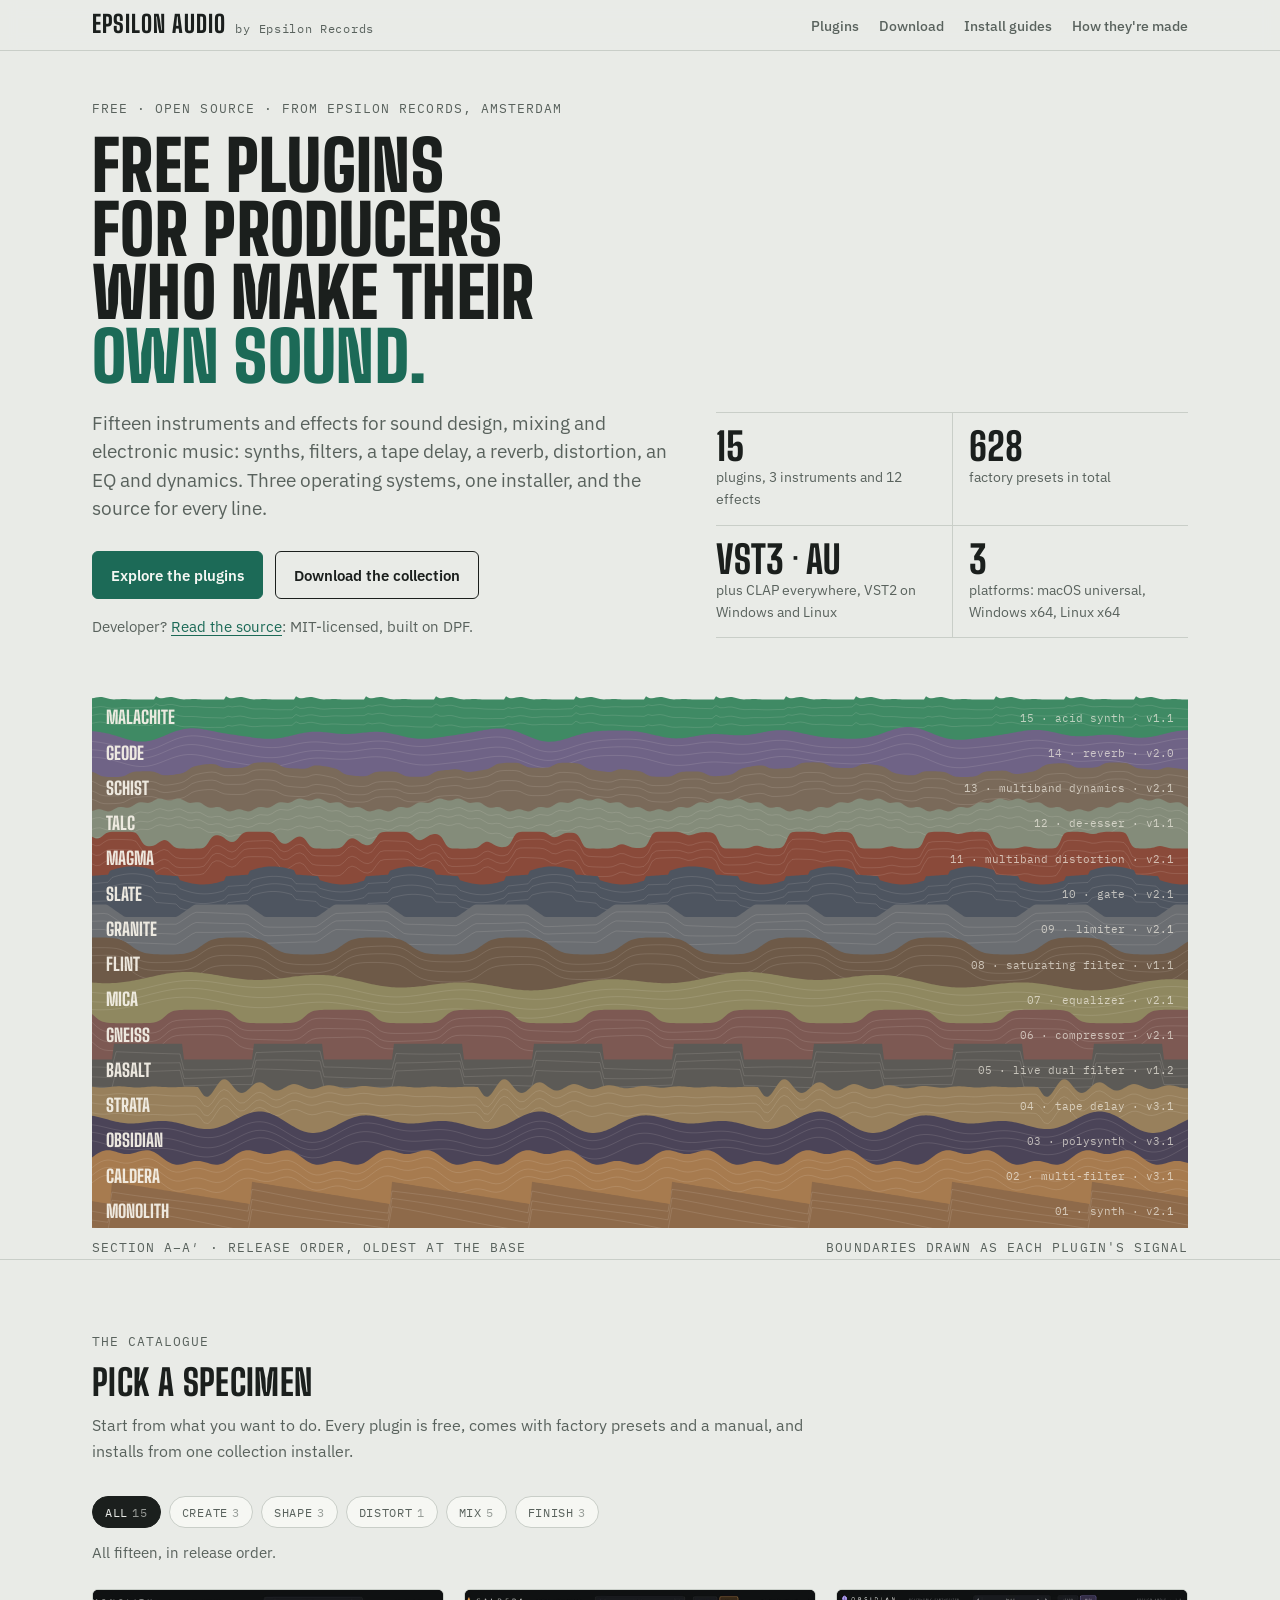
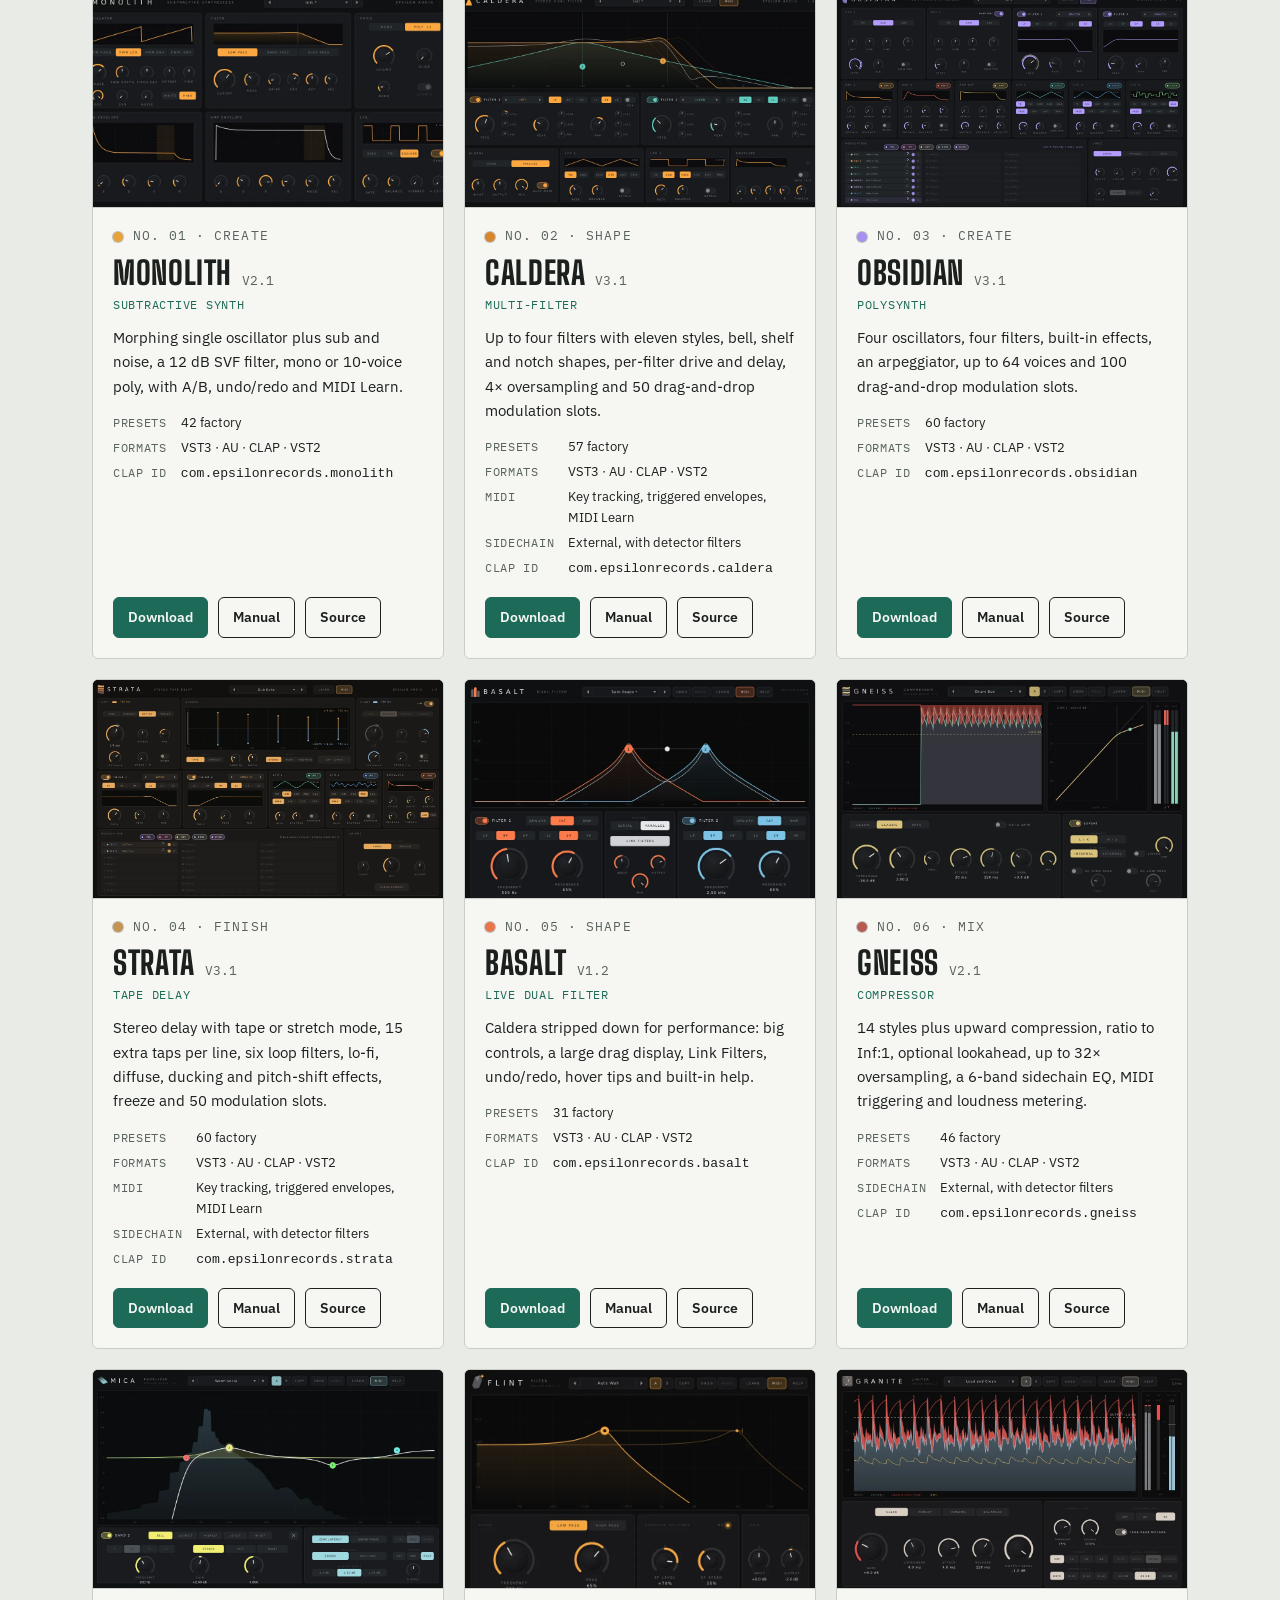
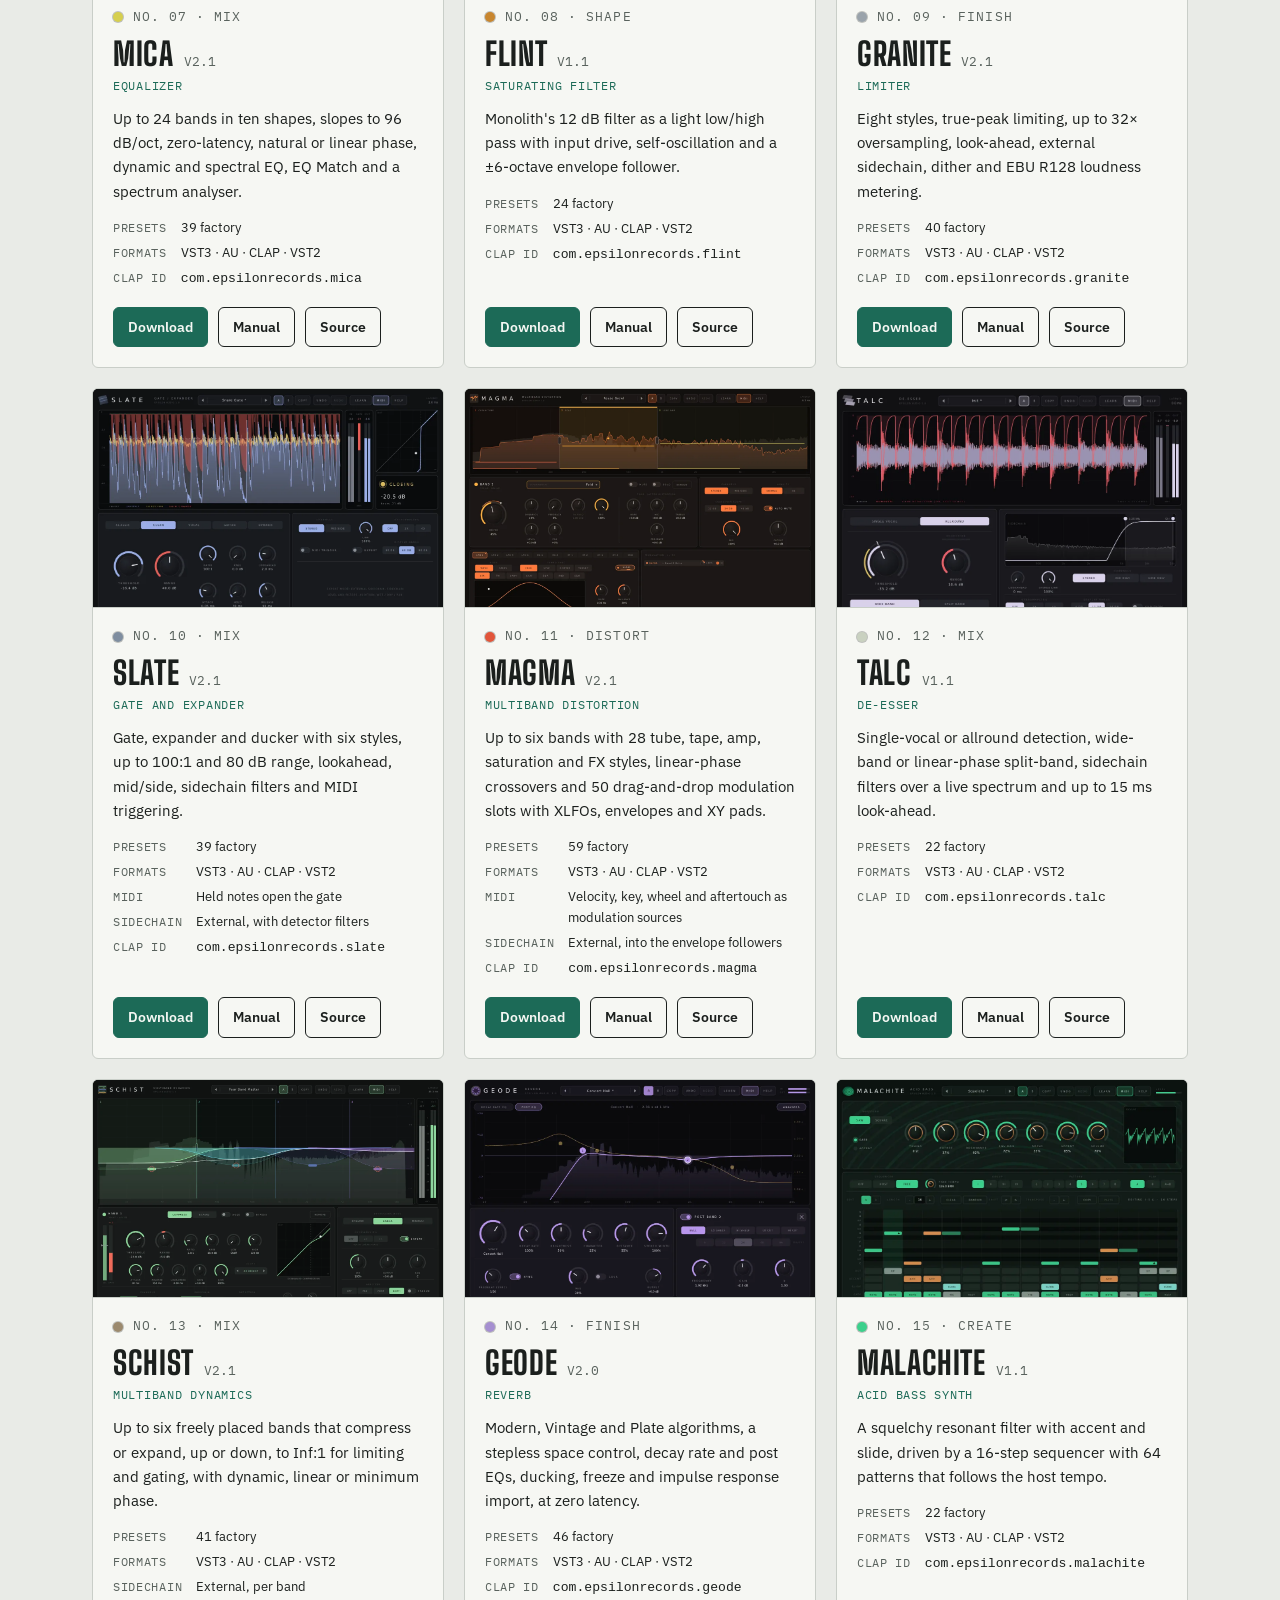
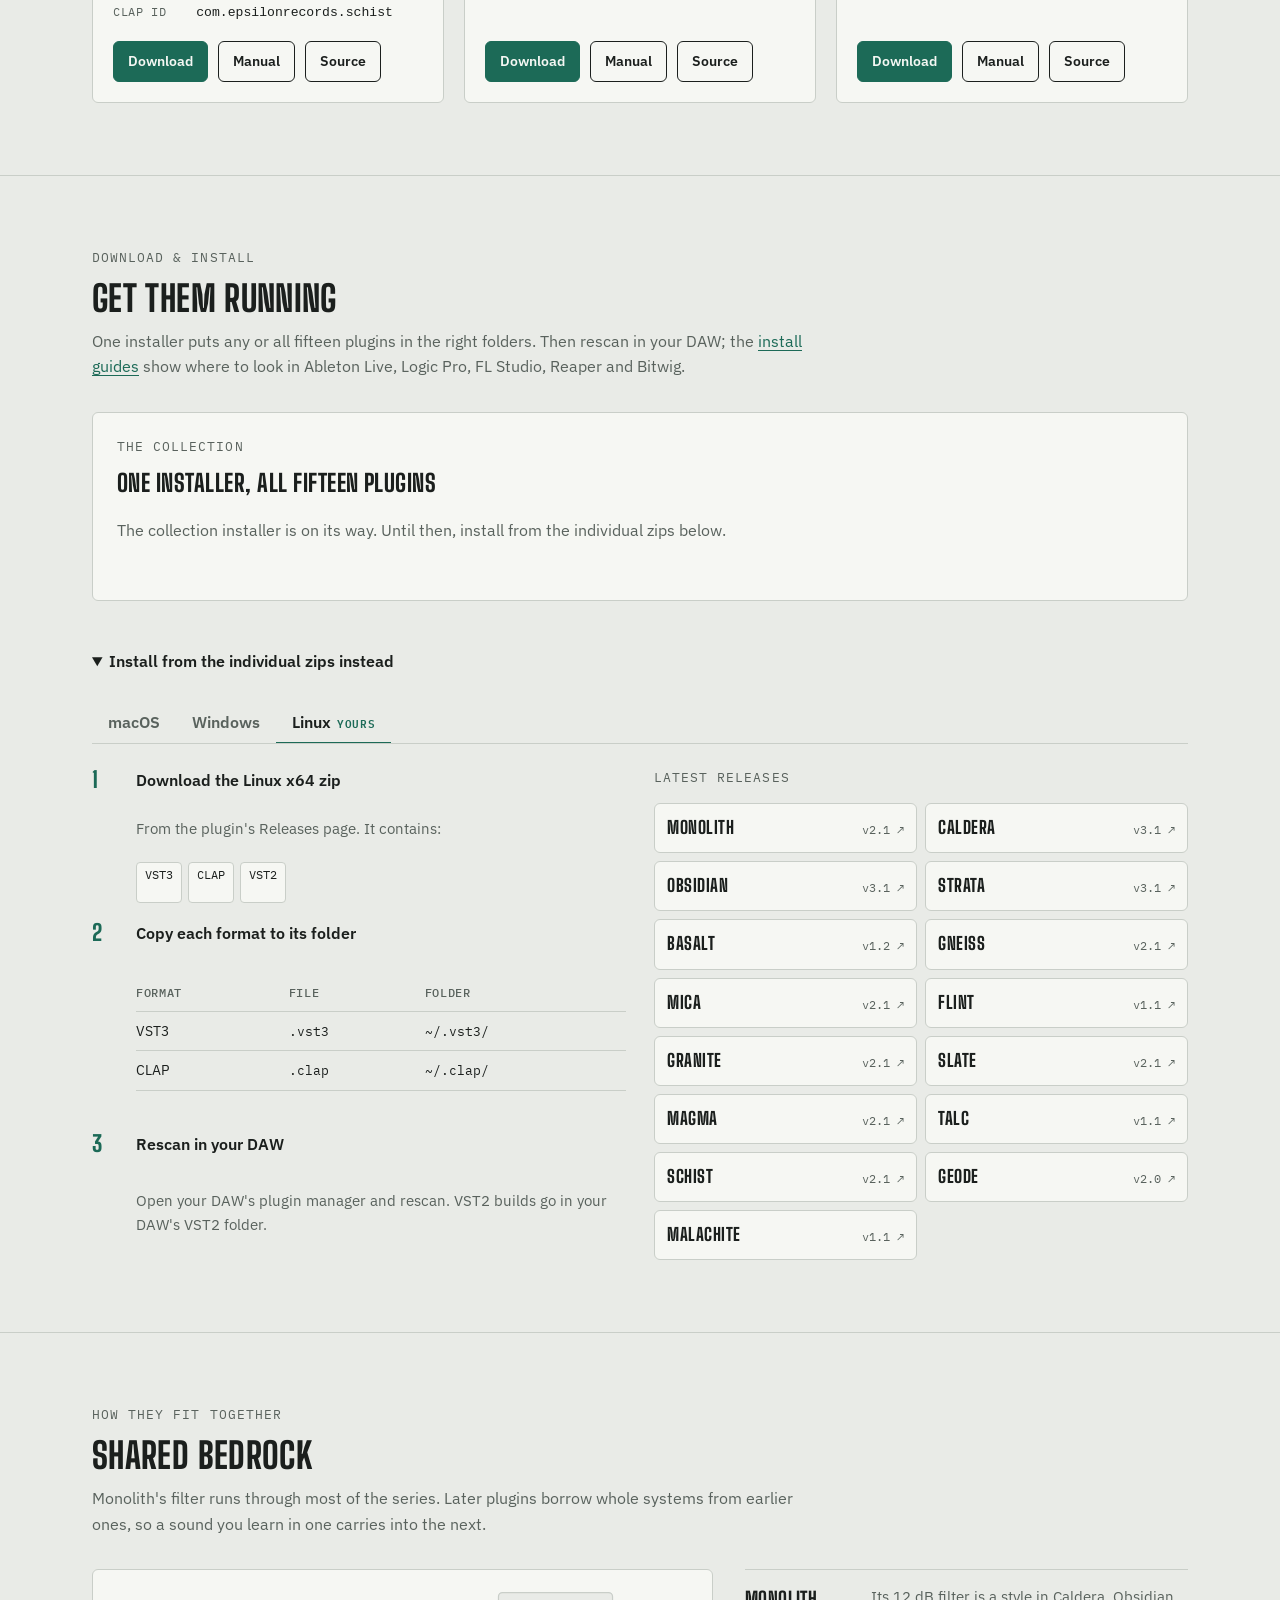
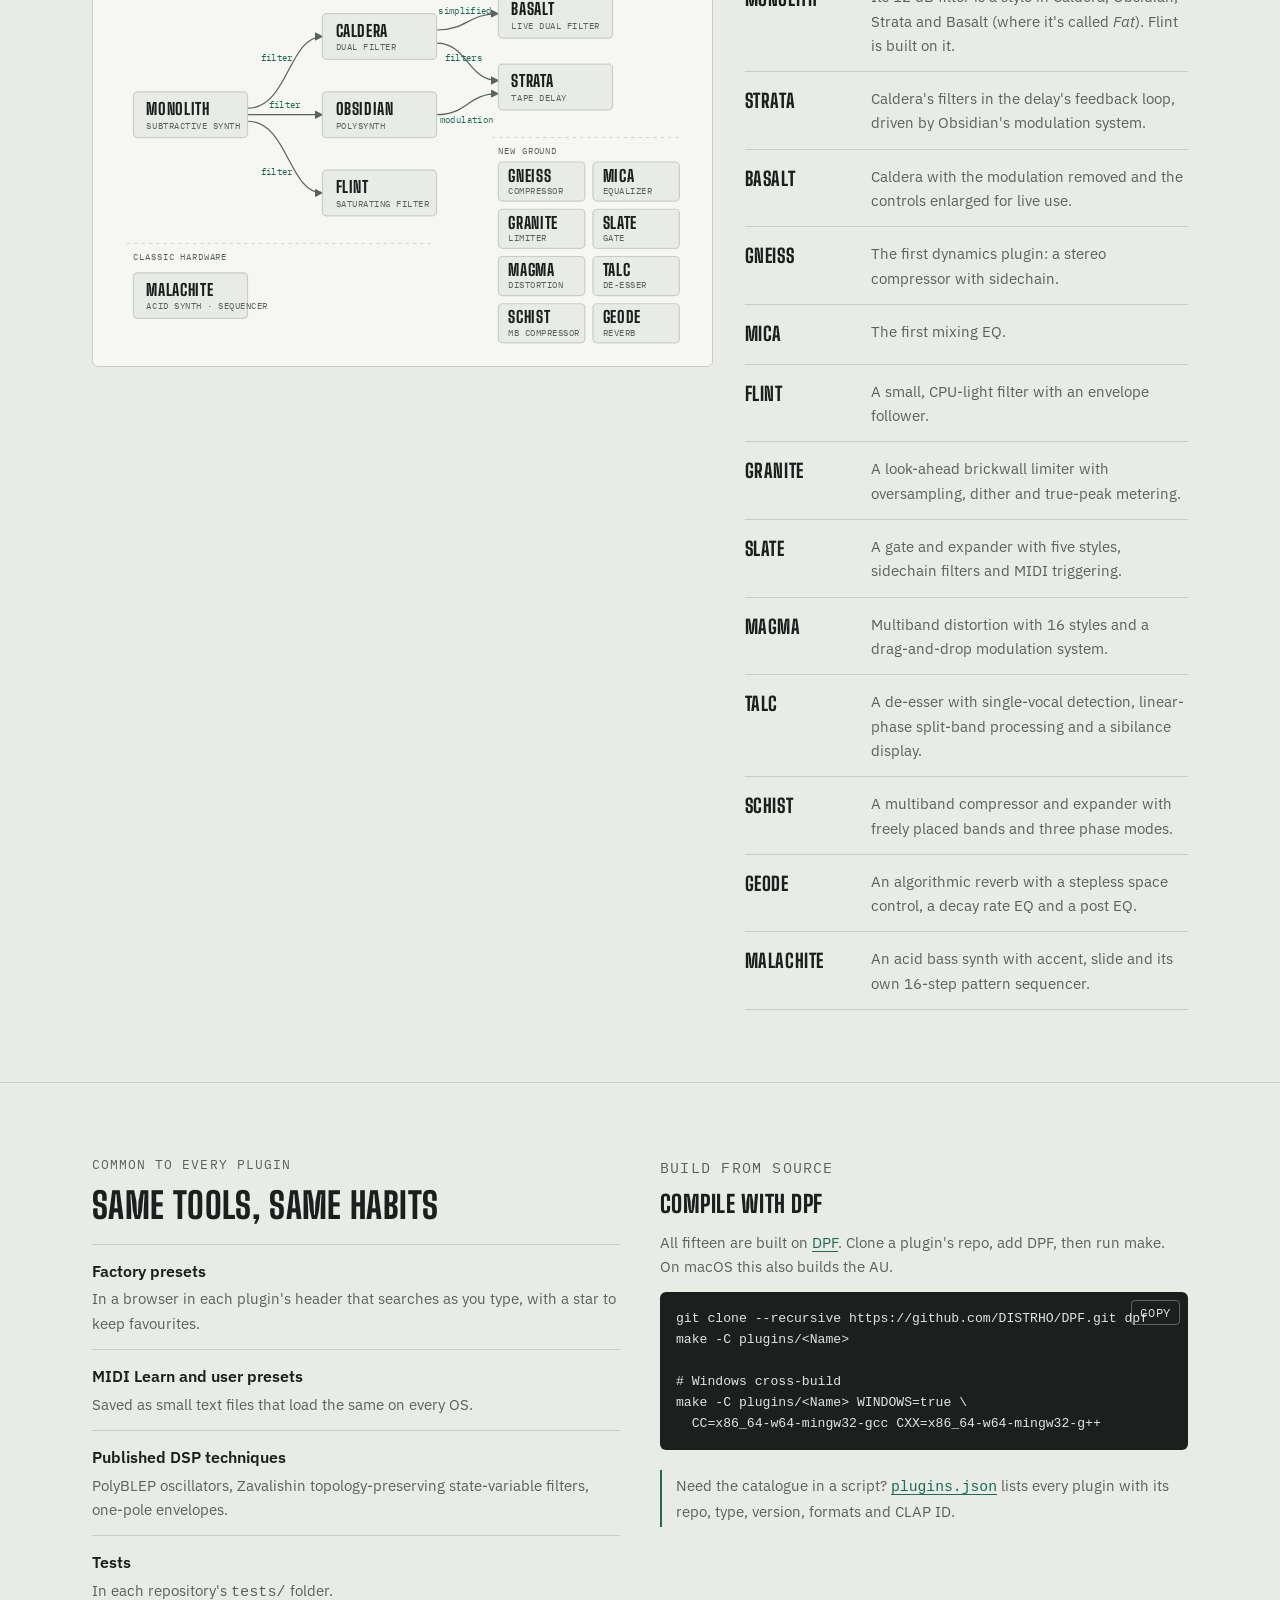
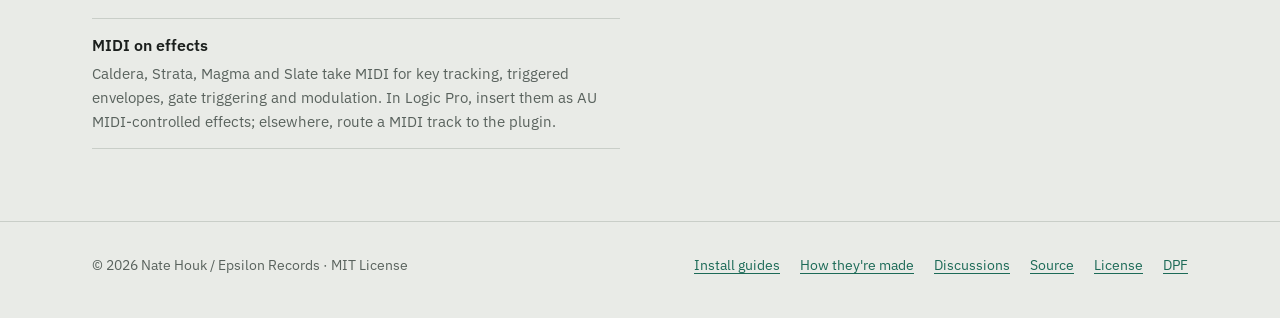
<file: site/index.html>
<!doctype html>
<html lang="en">
<head>
<meta charset="utf-8">
<meta name="viewport" content="width=device-width, initial-scale=1, viewport-fit=cover">
<meta name="color-scheme" content="light dark">
<meta property="og:title" content="Epsilon Audio: free plugins for producers who make their own sound">
<meta property="og:description" content="Fifteen free, open-source instruments and effects from Epsilon Records: synths, filters, delay, reverb, distortion, EQ and dynamics. VST3, AU and CLAP for macOS, Windows and Linux.">
<meta property="og:image" content="https://plugins.epsilonrecords.com/img/obsidian.webp">
<meta property="og:url" content="https://plugins.epsilonrecords.com/">
<link rel="canonical" href="https://plugins.epsilonrecords.com/">
<link rel="icon" href="favicon.svg" type="image/svg+xml">
<title>Epsilon Audio: free audio plugins for producers</title>
<meta name="description" content="Fifteen free, open-source instruments and effects from Epsilon Records: synths, filters, delay, reverb, distortion, EQ and dynamics. VST3, AU and CLAP for macOS, Windows and Linux.">
<!-- Plausible: privacy-friendly page analytics (no cookies), plus outbound-link, file-download and custom events -->
<!-- Privacy-friendly analytics by Plausible -->
<script async src="https://plausible.io/js/pa-rKcAWi00KyicMzaPgNnBo.js"></script>
<script>
  window.plausible=window.plausible||function(){(plausible.q=plausible.q||[]).push(arguments)},plausible.init=plausible.init||function(i){plausible.o=i||{}};
  plausible.init()
</script>
<link rel="preconnect" href="https://fonts.googleapis.com">
<link rel="preconnect" href="https://fonts.gstatic.com" crossorigin>
<link rel="stylesheet" href="https://fonts.googleapis.com/css2?family=Big+Shoulders+Display:wght@700;800;900&family=IBM+Plex+Mono:wght@400;500&family=IBM+Plex+Sans:wght@400;500;600&display=swap">
<style>
img { max-width: 100%; }
body { margin: 0; }
[hidden] { display: none !important; }
/* Layout: a geological section. The hero is a cut through fifteen rock layers whose
   boundaries are waveforms; below it, specimen cards, a lineage chart and field notes. */
:root {
  --bg: #e9ebe7;          /* weathered limestone, slight green bias */
  --surface: #f6f7f3;
  --ink: #1b1f1d;
  --muted: #59625d;
  --line: #c9cec8;
  --accent: #1c6a57;      /* malachite */
  --accent-ink: #f4f7f3;
  --code-bg: #1b1f1d;
  --code-fg: #dfe6e0;

  --l1: #8e6a4a; --l2: #a77b4f; --l3: #4b4458; --l4: #98805c;
  --l5: #5c5a56; --l6: #7d5953; --l7: #8f8860; --l8: #6e5a48;
  --l9: #6b6e72; --l10: #4e5560; --l11: #8a4a3a; --l12: #848c7a; --l13: #7a6a5a; --l14: #6f6386; --l15: #3f8a64;
  --stratum-label: #f3efe6;

  --font-display: "Big Shoulders Display", "Arial Narrow", "Roboto Condensed", Impact, sans-serif;
  --font-body: "IBM Plex Sans", "Segoe UI", Roboto, Helvetica, Arial, sans-serif;
  --font-mono: "IBM Plex Mono", ui-monospace, "SF Mono", Menlo, Consolas, monospace;

  --step--1: 0.8125rem; --step-0: 1rem; --step-1: 1.1875rem; --step-2: 1.5rem;
  --step-3: 2.25rem; --step-4: clamp(2.75rem, 7vw, 5.25rem);
  --radius: 6px;
}
@media (prefers-color-scheme: dark) {
  :root:not([data-theme="light"]) {
    --bg: #121514; --surface: #1a1e1c; --ink: #e4e8e3; --muted: #9aa49e; --line: #2c3330;
    --accent: #5cc3a3; --accent-ink: #0d1412; --code-bg: #0b0d0c; --code-fg: #d6ded8;
    --l1: #6f523a; --l2: #85613f; --l3: #3a3446; --l4: #8a7759;
    --l5: #3f3e3b; --l6: #5f433f; --l7: #857f60; --l8: #4d3f33;
    --l9: #4b4e52; --l10: #353b44; --l11: #6a3529; --l12: #6e7466; --l13: #574a3e; --l14: #4a4260; --l15: #2c5e46;
    --stratum-label: #efe9dd;
    color-scheme: dark;
  }
}
:root[data-theme="dark"] {
  --bg: #121514; --surface: #1a1e1c; --ink: #e4e8e3; --muted: #9aa49e; --line: #2c3330;
  --accent: #5cc3a3; --accent-ink: #0d1412; --code-bg: #0b0d0c; --code-fg: #d6ded8;
  --l1: #6f523a; --l2: #85613f; --l3: #3a3446; --l4: #8a7759;
  --l5: #3f3e3b; --l6: #5f433f; --l7: #857f60; --l8: #4d3f33;
  --l9: #4b4e52; --l10: #353b44; --l11: #6a3529; --l12: #6e7466; --l13: #574a3e; --l14: #4a4260; --l15: #2c5e46;
  --stratum-label: #efe9dd;
  color-scheme: dark;
}

* { box-sizing: border-box; }
html { scroll-behavior: smooth; }
@media (prefers-reduced-motion: reduce) { html { scroll-behavior: auto; } }
body {
  background: var(--bg); color: var(--ink);
  font-family: var(--font-body); font-size: var(--step-0); line-height: 1.6;
  -webkit-font-smoothing: antialiased;
}
.wrap {
  max-width: 1160px; margin: 0 auto;
  padding-left: max(16px, env(safe-area-inset-left, 0px));
  padding-right: max(16px, env(safe-area-inset-right, 0px));
}
@media (min-width: 720px) { .wrap { padding-left: max(32px, env(safe-area-inset-left, 0px)); padding-right: max(32px, env(safe-area-inset-right, 0px)); } }
a { color: var(--accent); text-underline-offset: 3px; }
a:focus-visible, button:focus-visible { outline: 2px solid var(--accent); outline-offset: 3px; border-radius: 3px; }
h1, h2, h3 { text-wrap: balance; margin: 0; }
p { margin: 0; }
.label {
  font-family: var(--font-mono); font-size: var(--step--1); letter-spacing: 0.08em;
  text-transform: uppercase; color: var(--muted);
}
.num { font-variant-numeric: tabular-nums; }

/* Header */
body::before { content: ""; position: fixed; inset: 0 0 auto; height: env(safe-area-inset-top, 0px); z-index: 10; background: var(--bg); }
header.top {
  position: sticky; top: env(safe-area-inset-top, 0px); z-index: 5;
  background: color-mix(in srgb, var(--bg) 88%, transparent);
  backdrop-filter: blur(8px); -webkit-backdrop-filter: blur(8px);
  border-bottom: 1px solid var(--line);
}
header.top .wrap { display: flex; align-items: center; gap: 24px; padding-block: 12px; }
.brand { display: flex; align-items: baseline; gap: 10px; text-decoration: none; color: var(--ink); }
.brand b { font-family: var(--font-display); font-weight: 800; font-size: 1.5rem; letter-spacing: 0.04em; text-transform: uppercase; line-height: 1; }
.brand span { font-family: var(--font-mono); font-size: 0.72rem; color: var(--muted); letter-spacing: 0.06em; }
nav.links { margin-left: auto; display: flex; gap: 20px; flex-wrap: wrap; }
nav.links a { color: var(--muted); text-decoration: none; font-size: 0.9rem; font-weight: 500; }
nav.links a:hover { color: var(--ink); }
@media (max-width: 640px) { nav.links .opt { display: none; } .brand span { display: none; } }
@media (max-width: 640px) { .brand b { font-size: 1.2rem; white-space: nowrap; } nav.links { gap: 14px; flex-wrap: nowrap; } nav.links a { white-space: nowrap; font-size: 0.85rem; } }


/* Hero */
.hero { padding-block: 48px 0; }
.hero-grid { display: grid; grid-template-columns: 1fr; gap: 32px; align-items: end; }
@media (min-width: 900px) { .hero-grid { grid-template-columns: 1.1fr 0.9fr; gap: 48px; } }
.hero h1 {
  font-family: var(--font-display); font-weight: 900; text-transform: uppercase;
  font-size: var(--step-4); line-height: 0.92; letter-spacing: 0.005em;
}
.hero h1 em { font-style: normal; color: var(--accent); }
.hero .lede { margin-top: 20px; font-size: var(--step-1); color: var(--muted); max-width: 34em; line-height: 1.5; }
.cta { display: flex; flex-wrap: wrap; gap: 12px; margin-top: 28px; }
.btn {
  display: inline-flex; align-items: center; gap: 8px; padding: 11px 18px; border-radius: var(--radius);
  font-weight: 600; font-size: 0.95rem; text-decoration: none; border: 1px solid var(--ink); color: var(--ink); background: transparent;
  cursor: pointer; font-family: var(--font-body);
}
.btn.primary { background: var(--accent); border-color: var(--accent); color: var(--accent-ink); }
.btn:hover { filter: brightness(1.08); }
.facts { display: grid; grid-template-columns: repeat(2, minmax(0, 1fr)); gap: 0; border-top: 1px solid var(--line); }
.facts div { padding: 14px 0; border-bottom: 1px solid var(--line); display: flex; flex-direction: column; gap: 2px; }
.facts div:nth-child(odd) { padding-right: 16px; }
.facts div:nth-child(even) { padding-left: 16px; border-left: 1px solid var(--line); }
.facts strong { font-family: var(--font-display); font-weight: 800; font-size: 2.4rem; line-height: 1; }
.facts small { color: var(--muted); font-size: 0.85rem; }

.section-cut { margin-top: 40px; position: relative; }
.section-cut canvas { display: block; width: 100%; height: clamp(360px, 48vw, 550px); }
.section-cut .legend {
  display: flex; justify-content: space-between; gap: 12px; flex-wrap: wrap;
  padding-block: 10px 0; color: var(--muted);
}

/* Section scaffolding */
section.block { padding-block: 72px; border-top: 1px solid var(--line); }
.block-head { display: grid; gap: 12px; margin-bottom: 32px; max-width: 46rem; }
.block-head h2 { font-family: var(--font-display); font-weight: 800; text-transform: uppercase; font-size: var(--step-3); line-height: 1; letter-spacing: 0.01em; }
.block-head p { color: var(--muted); }

/* Catalogue */
.filters { display: flex; flex-wrap: wrap; gap: 8px; margin-bottom: 24px; }
.chip {
  font-family: var(--font-mono); font-size: 0.78rem; letter-spacing: 0.06em; text-transform: uppercase;
  border: 1px solid var(--line); background: var(--surface); color: var(--muted);
  padding: 7px 12px; border-radius: 999px; cursor: pointer;
}
.chip[aria-pressed="true"] { background: var(--ink); color: var(--bg); border-color: var(--ink); }
.chip .n { opacity: 0.6; margin-left: 4px; }
.grid { display: grid; grid-template-columns: repeat(auto-fill, minmax(min(100%, 330px), 1fr)); gap: 20px; }
.card { scroll-margin-top: 80px; }
.card {
  background: var(--surface); border: 1px solid var(--line); border-radius: var(--radius);
  overflow: hidden; display: flex; flex-direction: column; min-width: 0;
}
.card .shot { background: #0f1112; aspect-ratio: 16 / 10; max-width: 100%; overflow: hidden; border-bottom: 1px solid var(--line); }
.card .shot img { width: 100%; height: 100%; object-fit: cover; object-position: top center; display: block; transition: transform .5s ease; }
.card:hover .shot img { transform: scale(1.03); }
@media (prefers-reduced-motion: reduce) { .card .shot img { transition: none; } .card:hover .shot img { transform: none; } }
.card .body { padding: 18px 20px 20px; display: flex; flex-direction: column; gap: 10px; flex: 1; }
.spec { display: flex; align-items: center; gap: 10px; }
.spec .dot { width: 10px; height: 10px; border-radius: 50%; background: var(--c); box-shadow: 0 0 0 1px color-mix(in srgb, var(--ink) 25%, transparent); flex: none; }
.card h3 { font-family: var(--font-display); font-weight: 800; text-transform: uppercase; font-size: 2rem; line-height: 1; letter-spacing: 0.02em; display: flex; align-items: baseline; gap: 10px; }
.card h3 .v { font-family: var(--font-mono); font-weight: 400; font-size: 0.8rem; color: var(--muted); letter-spacing: 0; }
.card .kind { color: var(--muted); font-size: 0.9rem; margin-top: -4px; }
.card .hl { font-size: 0.95rem; }
.card dl { display: grid; grid-template-columns: auto 1fr; gap: 4px 14px; margin: 4px 0 0; font-size: 0.82rem; }
.card dt { font-family: var(--font-mono); color: var(--muted); text-transform: uppercase; letter-spacing: 0.06em; font-size: 0.72rem; padding-top: 2px; }
.card dd { margin: 0; font-variant-numeric: tabular-nums; min-width: 0; overflow-wrap: anywhere; }
.card .actions { margin-top: auto; padding-top: 8px; display: flex; gap: 10px; flex-wrap: wrap; }
.card .actions .btn { padding: 8px 14px; font-size: 0.88rem; }

/* Lineage */
.lineage-wrap { display: grid; gap: 32px; grid-template-columns: 1fr; }
@media (min-width: 980px) { .lineage-wrap { grid-template-columns: 1.4fr 1fr; align-items: start; } }
.diagram { overflow-x: auto; background: var(--surface); border: 1px solid var(--line); border-radius: var(--radius); padding: 16px; }
.diagram svg { display: block; min-width: 560px; width: 100%; height: auto; }
.diagram .node rect { fill: var(--bg); stroke: var(--line); stroke-width: 1.5; }
.diagram .node text { font-family: var(--font-display); font-weight: 800; font-size: 20px; letter-spacing: 0.04em; fill: var(--ink); text-transform: uppercase; }
.diagram .node .sub { font-family: var(--font-mono); font-weight: 400; font-size: 10.5px; fill: var(--muted); letter-spacing: 0.06em; }
.diagram .edge { fill: none; stroke: var(--muted); stroke-width: 1.5; }
.diagram .edge-label { font-family: var(--font-mono); font-size: 10.5px; fill: var(--accent); letter-spacing: 0.04em; }
.diagram .arrow { fill: var(--muted); }
.diagram .group-label { font-family: var(--font-mono); font-size: 10.5px; fill: var(--muted); letter-spacing: 0.1em; }
.diagram .divider { stroke: var(--line); stroke-dasharray: 4 5; }
.notes { display: grid; gap: 0; }
.notes div { padding: 14px 0; border-bottom: 1px solid var(--line); display: grid; grid-template-columns: 112px 1fr; gap: 14px; }
.notes div:first-child { border-top: 1px solid var(--line); }
.notes b { font-family: var(--font-display); font-weight: 800; text-transform: uppercase; font-size: 1.2rem; letter-spacing: 0.03em; }
.notes p { color: var(--muted); font-size: 0.95rem; }

/* Download */
.tabs { display: flex; gap: 0; border-bottom: 1px solid var(--line); margin-bottom: 24px; overflow-x: auto; }
.tab {
  background: none; border: 0; border-bottom: 2px solid transparent; margin-bottom: -1px;
  padding: 10px 16px; font-family: var(--font-body); font-weight: 600; font-size: 1rem; color: var(--muted); cursor: pointer; white-space: nowrap;
}
.tab[aria-selected="true"] { color: var(--ink); border-bottom-color: var(--accent); }
.tab .you { font-family: var(--font-mono); font-size: 0.68rem; color: var(--accent); margin-left: 6px; letter-spacing: 0.06em; text-transform: uppercase; }
.platform { display: grid; gap: 28px; grid-template-columns: minmax(0, 1fr); }
@media (min-width: 860px) { .platform { grid-template-columns: minmax(0, 1fr) minmax(0, 1fr); } }
.platform > * { min-width: 0; }
.steps { list-style: none; padding: 0; margin: 0; display: grid; gap: 18px; counter-reset: s; }
.steps li { display: grid; grid-template-columns: 32px 1fr; gap: 12px; counter-increment: s; }
.steps li::before {
  content: counter(s); font-family: var(--font-display); font-weight: 800; font-size: 1.4rem; line-height: 1.1;
  color: var(--accent);
}
.steps li > div { min-width: 0; display: grid; gap: 6px; }
.steps h3 { font-size: 1rem; font-weight: 600; }
.steps p { color: var(--muted); font-size: 0.95rem; }
.formats { display: flex; gap: 6px; flex-wrap: wrap; }
.fmt { font-family: var(--font-mono); font-size: 0.75rem; border: 1px solid var(--line); border-radius: 4px; padding: 2px 8px; background: var(--surface); }
.paths { width: 100%; border-collapse: collapse; font-size: 0.88rem; }
.paths th, .paths td { text-align: left; padding: 8px 10px 8px 0; border-bottom: 1px solid var(--line); vertical-align: top; }
.paths th { font-family: var(--font-mono); font-weight: 500; font-size: 0.72rem; text-transform: uppercase; letter-spacing: 0.06em; color: var(--muted); }
.paths code { font-family: var(--font-mono); font-size: 0.82rem; overflow-wrap: anywhere; }
.table-scroll { overflow-x: auto; }
.code {
  position: relative; background: var(--code-bg); color: var(--code-fg); border-radius: var(--radius);
  font-family: var(--font-mono); font-size: 0.82rem; line-height: 1.6;
}
.code pre { margin: 0; padding: 16px 16px; padding-right: 76px; overflow-x: auto; white-space: pre; }
.code .copy {
  position: absolute; top: 8px; right: 8px; font-family: var(--font-mono); font-size: 0.72rem; letter-spacing: 0.06em; text-transform: uppercase;
  background: transparent; color: var(--code-fg); border: 1px solid color-mix(in srgb, var(--code-fg) 35%, transparent); border-radius: 4px; padding: 4px 8px; cursor: pointer;
}
.code .copy:hover { border-color: var(--code-fg); }
.note { border-left: 2px solid var(--accent); padding: 4px 0 4px 14px; color: var(--muted); font-size: 0.92rem; }
.note strong { color: var(--ink); }
.release-list { display: grid; grid-template-columns: repeat(auto-fill, minmax(min(100%, 200px), 1fr)); gap: 8px; }
.release-list a {
  display: flex; justify-content: space-between; align-items: baseline; gap: 8px; text-decoration: none; color: var(--ink);
  border: 1px solid var(--line); background: var(--surface); border-radius: var(--radius); padding: 10px 12px;
}
.release-list a:hover { border-color: var(--accent); }
.release-list b { font-family: var(--font-display); font-weight: 800; text-transform: uppercase; letter-spacing: 0.03em; font-size: 1.1rem; }
.release-list span { font-family: var(--font-mono); font-size: 0.75rem; color: var(--muted); }

/* Common + build */
.two { display: grid; grid-template-columns: 1fr; gap: 40px; }
@media (min-width: 900px) { .two { grid-template-columns: 1fr 1fr; } }
.two > * { min-width: 0; }
.common { list-style: none; padding: 0; margin: 0; display: grid; }
.common li { padding: 14px 0; border-bottom: 1px solid var(--line); display: grid; gap: 2px; }
.common li:first-child { border-top: 1px solid var(--line); }
.common b { font-weight: 600; }
.common span { color: var(--muted); font-size: 0.95rem; }
.build-head { margin-bottom: 14px; display: grid; gap: 6px; }
.build-head h3 { font-family: var(--font-display); font-weight: 800; text-transform: uppercase; font-size: var(--step-2); letter-spacing: 0.02em; }
.build-head p { color: var(--muted); font-size: 0.95rem; }

/* Clean room */
.cleanroom table { width: 100%; border-collapse: collapse; font-size: 0.92rem; min-width: 460px; }
.cleanroom th, .cleanroom td { text-align: left; padding: 10px 12px 10px 0; border-bottom: 1px solid var(--line); }
.cleanroom th { font-family: var(--font-mono); font-weight: 500; font-size: 0.72rem; text-transform: uppercase; letter-spacing: 0.06em; color: var(--muted); }
.cleanroom td:first-child { font-family: var(--font-display); font-weight: 800; text-transform: uppercase; letter-spacing: 0.03em; font-size: 1.1rem; }
.cleanroom td:last-child { font-variant-numeric: tabular-nums; color: var(--muted); }
.cleanroom .disclaimer { margin-top: 20px; max-width: 46rem; color: var(--muted); font-size: 0.92rem; }

footer { border-top: 1px solid var(--line); padding-block: 32px 48px; }
footer .wrap { display: flex; flex-wrap: wrap; gap: 16px 32px; justify-content: space-between; color: var(--muted); font-size: 0.88rem; }
footer .links { display: flex; gap: 20px; flex-wrap: wrap; }

/* Task filter: what you want to do, then the plugins for it */
.task-blurb { color: var(--muted); font-size: 0.95rem; margin: -12px 0 24px; min-height: 1.6em; }
.card .sub { font-family: var(--font-mono); font-size: 0.78rem; letter-spacing: 0.06em; text-transform: uppercase; color: var(--accent); margin-top: -4px; }
.card audio { width: 100%; height: 36px; }

/* Suite download */
.suite { display: grid; gap: 16px; background: var(--surface); border: 1px solid var(--line); border-radius: var(--radius); padding: 24px; margin-bottom: 40px; }
.suite h3 { font-family: var(--font-display); font-weight: 800; text-transform: uppercase; font-size: var(--step-2); letter-spacing: 0.02em; }
.suite p { color: var(--muted); }
.suite .row { display: flex; flex-wrap: wrap; gap: 12px; align-items: center; }
.suite .meta { font-family: var(--font-mono); font-size: 0.78rem; color: var(--muted); }
details.zips { margin-top: 8px; }
details.zips summary { cursor: pointer; font-weight: 600; padding: 8px 0; }
details.zips[open] summary { margin-bottom: 20px; }

/* Newsletter */
.signup { display: grid; gap: 12px; max-width: 34rem; }
.signup form { display: flex; gap: 10px; flex-wrap: wrap; }
.signup input[type=email] {
  flex: 1 1 220px; min-width: 0; padding: 11px 14px; border-radius: var(--radius); border: 1px solid var(--line);
  background: var(--surface); color: var(--ink); font: inherit;
}
.signup small { color: var(--muted); }

.sr { position: absolute; width: 1px; height: 1px; overflow: hidden; clip: rect(0 0 0 0); white-space: nowrap; }
</style>

</head>
<body>
<header class="top">
  <div class="wrap">
    <a class="brand" href="#top"><b>Epsilon Audio</b><span>by Epsilon Records</span></a>
    <nav class="links" aria-label="Sections">
      <a href="#plugins" class="opt">Plugins</a>
      <a href="#download">Download</a>
      <a href="install">Install guides</a>
      <a href="made" class="opt">How they're made</a>
    </nav>
  </div>
</header>

<main id="top">
  <section class="hero">
    <div class="wrap">
      <div class="hero-grid">
        <div>
          <p class="label">Free · Open source · From Epsilon Records, Amsterdam</p>
          <h1 style="margin-top:14px; font-size:clamp(2.5rem, 5.4vw, 4.4rem)">Free plugins for producers who make their <em>own sound.</em></h1>
          <p class="lede">Fifteen instruments and effects for sound design, mixing and electronic music: synths, filters, a tape delay, a reverb, distortion, an EQ and dynamics. Three operating systems, one installer, and the source for every line.</p>
          <div class="cta">
            <a class="btn primary" href="#plugins">Explore the plugins</a>
            <a class="btn" href="#download" data-event="Suite CTA">Download the collection</a>
          </div>
          <p style="margin-top:16px; font-size:0.92rem; color:var(--muted)">Developer? <a href="https://github.com/natehouk/epsilon-plugins" target="_blank" rel="noopener">Read the source</a>: MIT-licensed, built on DPF.</p>
        </div>
        <div class="facts">
          <div><strong class="num">15</strong><small>plugins, 3 instruments and 12 effects</small></div>
          <div><strong class="num" id="preset-total">628</strong><small>factory presets in total</small></div>
          <div><strong>VST3 · AU</strong><small>plus CLAP everywhere, VST2 on Windows and Linux</small></div>
          <div><strong class="num">3</strong><small>platforms: macOS universal, Windows x64, Linux x64</small></div>
        </div>
      </div>
    </div>
    <div class="wrap">
      <figure class="section-cut" style="margin:40px 0 0">
        <canvas id="strata" aria-label="Cross-section of fifteen rock layers, one per plugin, from Monolith at the base to Malachite at the top. Each layer boundary is drawn as a waveform."></canvas>
        <figcaption class="legend label"><span>Section A–A′ · release order, oldest at the base</span><span>Boundaries drawn as each plugin's signal</span></figcaption>
      </figure>
    </div>
  </section>

  <section class="block" id="plugins">
    <div class="wrap">
      <div class="block-head">
        <p class="label">The catalogue</p>
        <h2>Pick a specimen</h2>
        <p>Start from what you want to do. Every plugin is free, comes with factory presets and a manual, and installs from one collection installer.</p>
      </div>
      <div class="filters" role="group" aria-label="Filter plugins by task" id="filters"></div>
      <p class="task-blurb" id="task-blurb" aria-live="polite"></p>
      <div class="grid" id="grid"></div>
    </div>
  </section>

  <section class="block" id="download">
    <div class="wrap">
      <div class="block-head">
        <p class="label">Download &amp; install</p>
        <h2>Get them running</h2>
        <p>One installer puts any or all fifteen plugins in the right folders. Then rescan in your DAW; the <a href="install">install guides</a> show where to look in Ableton Live, Logic Pro, FL Studio, Reaper and Bitwig.</p>
      </div>

      <div class="suite" id="suite">
        <div>
          <p class="label">The collection</p>
          <h3 style="margin-top:6px">One installer, all fifteen plugins</h3>
        </div>
        <p id="suite-text">Choose the plugins and formats you want; VST3, AU and CLAP are selected for you.</p>
        <div class="row" id="suite-buttons"></div>
        <p class="meta" id="suite-meta"></p>
      </div>

      <details class="zips" id="zips">
      <summary>Install from the individual zips instead</summary>
      <div class="tabs" role="tablist" aria-label="Platform" id="tabs">
        <button class="tab" role="tab" id="tab-mac" aria-controls="panel" data-os="mac">macOS</button>
        <button class="tab" role="tab" id="tab-win" aria-controls="panel" data-os="win">Windows</button>
        <button class="tab" role="tab" id="tab-linux" aria-controls="panel" data-os="linux">Linux</button>
      </div>

      <div class="platform" id="panel" role="tabpanel">
        <ol class="steps" id="steps"></ol>
        <div style="display:grid; gap:14px; align-content:start">
          <p class="label">Latest releases</p>
          <div class="release-list" id="releases"></div>
        </div>
      </div>
      </details>
    </div>
  </section>

  <section class="block" id="news" hidden>
    <div class="wrap">
      <div class="signup">
        <p class="label">Newsletter</p>
        <h2 style="font-family:var(--font-display); font-weight:800; text-transform:uppercase; font-size:var(--step-3); line-height:1">New plugins, presets and sounds</h2>
        <p style="color:var(--muted)">An occasional email when something new is out: plugin releases, preset packs and track breakdowns from Epsilon Records artists. No tracking pixels; unsubscribe in one click.</p>
        <form id="signup-form" method="post" target="_blank">
          <label class="sr" for="signup-email">Email address</label>
          <input type="email" name="email" id="signup-email" placeholder="you@example.com" required autocomplete="email">
          <input type="hidden" name="tag" value="website">
          <button class="btn primary" type="submit">Subscribe</button>
        </form>
        <small>Sent with <a href="https://buttondown.com" target="_blank" rel="noopener">Buttondown</a>.</small>
      </div>
    </div>
  </section>

  <section class="block" id="lineage">
    <div class="wrap">
      <div class="block-head">
        <p class="label">How they fit together</p>
        <h2>Shared bedrock</h2>
        <p>Monolith's filter runs through most of the series. Later plugins borrow whole systems from earlier ones, so a sound you learn in one carries into the next.</p>
      </div>
      <div class="lineage-wrap">
        <div class="diagram">
          <svg viewBox="0 0 720 446" role="img" aria-labelledby="lin-t">
            <title id="lin-t">Lineage: Monolith's filter feeds Caldera, Obsidian and Flint. Caldera's filters feed Strata and, simplified, Basalt. Obsidian's modulation feeds Strata. Gneiss, Mica, Granite, Slate, Magma, Talc, Schist, Geode and Malachite stand on their own.</title>
            <defs>
              <marker id="ah" viewBox="0 0 10 10" refX="9" refY="5" markerWidth="7" markerHeight="7" orient="auto-start-reverse">
                <path class="arrow" d="M0,0 L10,5 L0,10 z"></path>
              </marker>
            </defs>
            <!-- edges -->
            <path class="edge" d="M170,150 C220,150 220,62 262,62" marker-end="url(#ah)"></path>
            <text class="edge-label" x="186" y="92">filter</text>
            <path class="edge" d="M170,158 L262,158" marker-end="url(#ah)"></path>
            <text class="edge-label" x="196" y="150">filter</text>
            <path class="edge" d="M170,166 C220,166 220,254 262,254" marker-end="url(#ah)"></path>
            <text class="edge-label" x="186" y="232">filter</text>

            <path class="edge" d="M402,54 C440,54 440,34 478,34" marker-end="url(#ah)"></path>
            <text class="edge-label" x="404" y="34">simplified</text>
            <path class="edge" d="M402,70 C440,70 440,116 478,116" marker-end="url(#ah)"></path>
            <text class="edge-label" x="412" y="92">filters</text>
            <path class="edge" d="M402,158 C440,158 440,132 478,132" marker-end="url(#ah)"></path>
            <text class="edge-label" x="406" y="168">modulation</text>

            <!-- nodes -->
            <g class="node"><rect x="30" y="130" width="140" height="56" rx="5"></rect><text x="46" y="158">Monolith</text><text class="sub" x="46" y="175">SUBTRACTIVE SYNTH</text></g>
            <g class="node"><rect x="262" y="34" width="140" height="56" rx="5"></rect><text x="278" y="62">Caldera</text><text class="sub" x="278" y="79">DUAL FILTER</text></g>
            <g class="node"><rect x="262" y="130" width="140" height="56" rx="5"></rect><text x="278" y="158">Obsidian</text><text class="sub" x="278" y="175">POLYSYNTH</text></g>
            <g class="node"><rect x="262" y="226" width="140" height="56" rx="5"></rect><text x="278" y="254">Flint</text><text class="sub" x="278" y="271">SATURATING FILTER</text></g>
            <g class="node"><rect x="478" y="8" width="140" height="56" rx="5"></rect><text x="494" y="36">Basalt</text><text class="sub" x="494" y="53">LIVE DUAL FILTER</text></g>
            <g class="node"><rect x="478" y="96" width="140" height="56" rx="5"></rect><text x="494" y="124">Strata</text><text class="sub" x="494" y="141">TAPE DELAY</text></g>

            <line class="divider" x1="470" y1="186" x2="700" y2="186"></line>
            <text class="group-label" x="478" y="206">NEW GROUND</text>
            <g class="node"><rect x="478" y="216" width="106" height="48" rx="5"></rect><text x="490" y="240">Gneiss</text><text class="sub" x="490" y="255">COMPRESSOR</text></g>
            <g class="node"><rect x="594" y="216" width="106" height="48" rx="5"></rect><text x="606" y="240">Mica</text><text class="sub" x="606" y="255">EQUALIZER</text></g>
            <g class="node"><rect x="478" y="274" width="106" height="48" rx="5"></rect><text x="490" y="298">Granite</text><text class="sub" x="490" y="313">LIMITER</text></g>
            <g class="node"><rect x="594" y="274" width="106" height="48" rx="5"></rect><text x="606" y="298">Slate</text><text class="sub" x="606" y="313">GATE</text></g>
            <g class="node"><rect x="478" y="332" width="106" height="48" rx="5"></rect><text x="490" y="356">Magma</text><text class="sub" x="490" y="371">DISTORTION</text></g>
            <g class="node"><rect x="594" y="332" width="106" height="48" rx="5"></rect><text x="606" y="356">Talc</text><text class="sub" x="606" y="371">DE-ESSER</text></g>
            <g class="node"><rect x="478" y="390" width="106" height="48" rx="5"></rect><text x="490" y="414">Schist</text><text class="sub" x="490" y="429">MB COMPRESSOR</text></g>
            <g class="node"><rect x="594" y="390" width="106" height="48" rx="5"></rect><text x="606" y="414">Geode</text><text class="sub" x="606" y="429">REVERB</text></g>
            <line class="divider" x1="22" y1="316" x2="400" y2="316"></line>
            <text class="group-label" x="30" y="336">CLASSIC HARDWARE</text>
            <g class="node"><rect x="30" y="352" width="140" height="56" rx="5"></rect><text x="46" y="380">Malachite</text><text class="sub" x="46" y="397">ACID SYNTH · SEQUENCER</text></g>
          </svg>
        </div>
        <div class="notes">
          <div><b>Monolith</b><p>Its 12 dB filter is a style in Caldera, Obsidian, Strata and Basalt (where it's called <em>Fat</em>). Flint is built on it.</p></div>
          <div><b>Strata</b><p>Caldera's filters in the delay's feedback loop, driven by Obsidian's modulation system.</p></div>
          <div><b>Basalt</b><p>Caldera with the modulation removed and the controls enlarged for live use.</p></div>
          <div><b>Gneiss</b><p>The first dynamics plugin: a stereo compressor with sidechain.</p></div>
          <div><b>Mica</b><p>The first mixing EQ.</p></div>
          <div><b>Flint</b><p>A small, CPU-light filter with an envelope follower.</p></div>
          <div><b>Granite</b><p>A look-ahead brickwall limiter with oversampling, dither and true-peak metering.</p></div>
          <div><b>Slate</b><p>A gate and expander with five styles, sidechain filters and MIDI triggering.</p></div>
          <div><b>Magma</b><p>Multiband distortion with 16 styles and a drag-and-drop modulation system.</p></div>
          <div><b>Talc</b><p>A de-esser with single-vocal detection, linear-phase split-band processing and a sibilance display.</p></div>
          <div><b>Schist</b><p>A multiband compressor and expander with freely placed bands and three phase modes.</p></div>
          <div><b>Geode</b><p>An algorithmic reverb with a stepless space control, a decay rate EQ and a post EQ.</p></div>
          <div><b>Malachite</b><p>An acid bass synth with accent, slide and its own 16-step pattern sequencer.</p></div>
        </div>
      </div>
    </div>
  </section>

  <section class="block" id="build">
    <div class="wrap two">
      <div>
        <div class="block-head" style="margin-bottom:20px">
          <p class="label">Common to every plugin</p>
          <h2>Same tools, same habits</h2>
        </div>
        <ul class="common">
          <li><b>Factory presets</b><span>In a browser in each plugin's header that searches as you type, with a star to keep favourites.</span></li>
          <li><b>MIDI Learn and user presets</b><span>Saved as small text files that load the same on every OS.</span></li>
          <li><b>Published DSP techniques</b><span>PolyBLEP oscillators, Zavalishin topology-preserving state-variable filters, one-pole envelopes.</span></li>
          <li><b>Tests</b><span>In each repository's <code>tests/</code> folder.</span></li>
          <li><b>MIDI on effects</b><span>Caldera, Strata, Magma and Slate take MIDI for key tracking, triggered envelopes, gate triggering and modulation. In Logic Pro, insert them as AU MIDI-controlled effects; elsewhere, route a MIDI track to the plugin.</span></li>
        </ul>
      </div>
      <div>
        <div class="build-head">
          <p class="label">Build from source</p>
          <h3>Compile with DPF</h3>
          <p>All fifteen are built on <a href="https://github.com/DISTRHO/DPF" target="_blank" rel="noopener">DPF</a>. Clone a plugin's repo, add DPF, then run make. On macOS this also builds the AU.</p>
        </div>
        <div class="code"><pre id="build-code">git clone --recursive https://github.com/DISTRHO/DPF.git dpf
make -C plugins/&lt;Name&gt;

# Windows cross-build
make -C plugins/&lt;Name&gt; WINDOWS=true \
  CC=x86_64-w64-mingw32-gcc CXX=x86_64-w64-mingw32-g++</pre><button class="copy" data-copy="build-code" type="button">Copy</button></div>
        <p class="note" style="margin-top:20px">Need the catalogue in a script? <a href="https://github.com/natehouk/epsilon-plugins/blob/main/plugins.json" target="_blank" rel="noopener"><code>plugins.json</code></a> lists every plugin with its repo, type, version, formats and CLAP ID.</p>
      </div>
    </div>
  </section>

</main>

<footer>
  <div class="wrap">
    <span>© 2026 Nate Houk / Epsilon Records · MIT License</span>
    <span class="links">
      <a href="install">Install guides</a>
      <a href="made">How they're made</a>
      <a href="https://github.com/natehouk/epsilon-plugins/discussions" target="_blank" rel="noopener">Discussions</a>
      <a href="https://github.com/natehouk/epsilon-plugins" target="_blank" rel="noopener">Source</a>
      <a href="https://github.com/natehouk/epsilon-plugins/blob/main/LICENSE" target="_blank" rel="noopener">License</a>
      <a href="https://github.com/DISTRHO/DPF" target="_blank" rel="noopener">DPF</a>
    </span>
  </div>
</footer>

<script>
(() => {
  const IMG = {"monolith": "img/monolith.webp", "caldera": "img/caldera.webp", "obsidian": "img/obsidian.webp", "strata": "img/strata.webp", "basalt": "img/basalt.webp", "gneiss": "img/gneiss.webp", "mica": "img/mica.webp", "flint": "img/flint.webp", "granite": "img/granite.webp", "slate": "img/slate.webp", "magma": "img/magma.webp", "talc": "img/talc.webp", "schist": "img/schist.webp", "geode": "img/geode.webp", "malachite": "img/malachite.webp"};
  const PLUGINS = [
    { id: "monolith", name: "Monolith", sub: "Subtractive synth", task: "create", kind: "Synth · instrument", cat: "synth", version: "2.1", presets: 42, color: "#e8a23a",
      hl: "Morphing single oscillator plus sub and noise, a 12 dB SVF filter, mono or 10-voice poly, with A/B, undo/redo and MIDI Learn.", feature: "FabFilter One", year: "2002" },
    { id: "caldera", name: "Caldera", sub: "Multi-filter", task: "shape", kind: "Multi-filter · effect", cat: "filter", version: "3.1", presets: 57, color: "#d8862e", midi: true, sidechain: true,
      hl: "Up to four filters with eleven styles, bell, shelf and notch shapes, per-filter drive and delay, 4× oversampling and 50 drag-and-drop modulation slots.", feature: "FabFilter Volcano", year: "May 2005" },
    { id: "obsidian", name: "Obsidian", sub: "Polysynth", task: "create", kind: "Polysynth · instrument", cat: "synth", version: "3.1", presets: 60, color: "#a890f0",
      hl: "Four oscillators, four filters, built-in effects, an arpeggiator, up to 64 voices and 100 drag-and-drop modulation slots.", feature: "FabFilter Twin", year: "December 2005" },
    { id: "strata", name: "Strata", sub: "Tape delay", task: "finish", kind: "Tape delay · effect", cat: "delay", version: "3.1", presets: 60, color: "#c49450", midi: true, sidechain: true,
      hl: "Stereo delay with tape or stretch mode, 15 extra taps per line, six loop filters, lo-fi, diffuse, ducking and pitch-shift effects, freeze and 50 modulation slots.", feature: "FabFilter Timeless", year: "October 2006" },
    { id: "basalt", name: "Basalt", sub: "Live dual filter", task: "shape", kind: "Live dual filter · effect", cat: "filter", version: "1.2", presets: 31, color: "#e8764a",
      hl: "Caldera stripped down for performance: big controls, a large drag display, Link Filters, undo/redo, hover tips and built-in help.", feature: "FabFilter Simplon", year: "October 2006" },
    { id: "gneiss", name: "Gneiss", sub: "Compressor", task: "mix", kind: "Compressor · effect", cat: "dynamics", version: "2.1", presets: 46, color: "#b65a52", sidechain: true,
      hl: "14 styles plus upward compression, ratio to Inf:1, optional lookahead, up to 32× oversampling, a 6-band sidechain EQ, MIDI triggering and loudness metering.", feature: "FabFilter Pro-C", year: "August 2007" },
    { id: "mica", name: "Mica", sub: "Equalizer", task: "mix", kind: "Equalizer · effect", cat: "eq", version: "2.1", presets: 39, color: "#d6cf4e",
      hl: "Up to 24 bands in ten shapes, slopes to 96 dB/oct, zero-latency, natural or linear phase, dynamic and spectral EQ, EQ Match and a spectrum analyser.", feature: "FabFilter Pro-Q", year: "November 2009" },
    { id: "flint", name: "Flint", sub: "Saturating filter", task: "shape", kind: "Saturating filter · effect", cat: "filter", version: "1.1", presets: 24, color: "#c8862e",
      hl: "Monolith's 12 dB filter as a light low/high pass with input drive, self-oscillation and a ±6-octave envelope follower.", feature: "FabFilter Micro", year: "January 2010" },
    { id: "granite", name: "Granite", sub: "Limiter", task: "finish", kind: "Limiter · effect", cat: "dynamics", version: "2.1", presets: 40, color: "#9aa3ab",
      hl: "Eight styles, true-peak limiting, up to 32× oversampling, look-ahead, external sidechain, dither and EBU R128 loudness metering.", feature: "FabFilter Pro-L", year: "October 2010" },
    { id: "slate", name: "Slate", sub: "Gate and expander", task: "mix", kind: "Gate · effect", cat: "dynamics", version: "2.1", presets: 39, color: "#7f8ea0", midi: true, sidechain: true,
      hl: "Gate, expander and ducker with six styles, up to 100:1 and 80 dB range, lookahead, mid/side, sidechain filters and MIDI triggering.", feature: "FabFilter Pro-G", year: "May 2011" },
    { id: "magma", name: "Magma", sub: "Multiband distortion", task: "distort", kind: "Multiband distortion · effect", cat: "distortion", version: "2.1", presets: 59, color: "#e2553a", midi: true, sidechain: true,
      hl: "Up to six bands with 28 tube, tape, amp, saturation and FX styles, linear-phase crossovers and 50 drag-and-drop modulation slots with XLFOs, envelopes and XY pads.", feature: "FabFilter Saturn", year: "March 2012" },
    { id: "talc", name: "Talc", sub: "De-esser", task: "mix", kind: "De-esser · effect", cat: "dynamics", version: "1.1", presets: 22, color: "#c9d1c0",
      hl: "Single-vocal or allround detection, wide-band or linear-phase split-band, sidechain filters over a live spectrum and up to 15 ms look-ahead.", feature: "FabFilter Pro-DS", year: "October 2012" },
    { id: "schist", name: "Schist", sub: "Multiband dynamics", task: "mix", kind: "Multiband dynamics · effect", cat: "dynamics", version: "2.1", presets: 41, color: "#9c8a6e", sidechain: true,
      hl: "Up to six freely placed bands that compress or expand, up or down, to Inf:1 for limiting and gating, with dynamic, linear or minimum phase.", feature: "FabFilter Pro-MB", year: "October 2013" },
    { id: "geode", name: "Geode", sub: "Reverb", task: "finish", kind: "Reverb · effect", cat: "reverb", version: "2.0", presets: 46, color: "#a58fd0",
      hl: "Modern, Vintage and Plate algorithms, a stepless space control, decay rate and post EQs, ducking, freeze and impulse response import, at zero latency.", feature: "FabFilter Pro-R", year: "November 2016" },
    { id: "malachite", name: "Malachite", sub: "Acid bass synth", task: "create", kind: "Acid synth · instrument", cat: "synth", version: "1.1", presets: 22, color: "#3cd08c",
      hl: "A squelchy resonant filter with accent and slide, driven by a 16-step sequencer with 64 patterns that follows the host tempo.", feature: "Roland TB-303", year: "1981" }
  ];
  // Tasks: what a producer wants to do; each plugin belongs to one (plugins.json "task").
  const CATS = [["all", "All", "All fifteen, in release order."], ["create", "Create", "Synths and instruments: a subtractive synth, a polysynth and an acid bass synth with its own sequencer."],
    ["shape", "Shape", "Filters and movement: resonant multi-filters, a live performance filter and a light saturating filter."],
    ["distort", "Distort", "Saturation and multiband distortion, from warm tape to broken."],
    ["mix", "Mix", "EQ, compression, gating, multiband dynamics and de-essing."],
    ["finish", "Finish", "Space, echo and loudness: a reverb, a tape delay and a limiter."]];
  // Newsletter (Buttondown username "epsilon"). The account is in Buttondown's review, which blocks new
  // subscribers, so the section stays hidden until BUTTONDOWN_LIVE is set to true after approval.
  const BUTTONDOWN_USER = "epsilon";
  const BUTTONDOWN_LIVE = false;
  const repo = p => "https://github.com/natehouk/" + p.id;
  const esc = s => String(s).replace(/[&<>"]/g, c => ({ "&": "&amp;", "<": "&lt;", ">": "&gt;", '"': "&quot;" }[c]));

  document.getElementById("preset-total").textContent = PLUGINS.reduce((a, p) => a + p.presets, 0);

  // Catalogue
  const grid = document.getElementById("grid");
  grid.innerHTML = PLUGINS.map((p, i) => `
    <article class="card" id="${p.id}" data-cat="${p.task}" style="--c:${p.color}">
      <div class="shot"><img src="${IMG[p.id]}" alt="${esc(p.name)} interface" loading="lazy" width="760" height="475"></div>
      <div class="body">
        <div class="spec"><span class="dot" aria-hidden="true"></span><span class="label num">No. ${String(i + 1).padStart(2, "0")} · ${CATS.find(c => c[0] === p.task)[1]}</span></div>
        <h3>${esc(p.name)} <span class="v">v${p.version}</span></h3>
        <p class="sub">${esc(p.sub)}</p>
        ${p.audio ? `<audio controls preload="none" src="${p.audio}" aria-label="${esc(p.name)} demo"></audio>` : ""}
        <p class="hl">${esc(p.hl)}</p>
        <dl>
          <dt>Presets</dt><dd>${p.presets} factory</dd>
          <dt>Formats</dt><dd>VST3 · AU · CLAP · VST2</dd>
          ${p.midi ? `<dt>MIDI</dt><dd>${p.id === "magma" ? "Velocity, key, wheel and aftertouch as modulation sources" : p.id === "slate" ? "Held notes open the gate" : "Key tracking, triggered envelopes, MIDI Learn"}</dd>` : ""}
          ${p.sidechain ? `<dt>Sidechain</dt><dd>${p.id === "magma" ? "External, into the envelope followers" : p.id === "schist" ? "External, per band" : "External, with detector filters"}</dd>` : ""}
          <dt>CLAP ID</dt><dd><code>com.epsilonrecords.${p.id}</code></dd>
        </dl>
        <div class="actions">
          <a class="btn primary" href="#download" data-event="Card download" data-plugin="${p.name}">Download</a>
          <a class="btn" href="${repo(p)}/blob/main/docs/MANUAL.md" target="_blank" rel="noopener">Manual</a>
          <a class="btn" href="${repo(p)}" target="_blank" rel="noopener">Source</a>
        </div>
      </div>
    </article>`).join("");

  // Land on a plugin card when arriving via /<name> (redirected to /#<name>).
  const target = location.hash && document.getElementById(location.hash.slice(1));
  if (target && target.classList.contains("card")) requestAnimationFrame(() => target.scrollIntoView());

  // Filters
  const filters = document.getElementById("filters");
  const count = c => c === "all" ? PLUGINS.length : PLUGINS.filter(p => p.task === c).length;
  const blurb = document.getElementById("task-blurb");
  filters.innerHTML = CATS.map(([c, l]) => `<button class="chip" type="button" data-cat="${c}" aria-pressed="${c === "all"}">${l}<span class="n num">${count(c)}</span></button>`).join("");
  blurb.textContent = CATS[0][2];
  filters.addEventListener("click", e => {
    const b = e.target.closest(".chip"); if (!b) return;
    const c = b.dataset.cat;
    filters.querySelectorAll(".chip").forEach(x => x.setAttribute("aria-pressed", String(x === b)));
    grid.querySelectorAll(".card").forEach(card => { card.hidden = !(c === "all" || card.dataset.cat === c); });
    blurb.textContent = CATS.find(x => x[0] === c)[2];
    plausible("Task filter", { props: { task: c } });
  });


  // Releases
  document.getElementById("releases").innerHTML = PLUGINS.map(p =>
    `<a href="${repo(p)}/releases/latest" target="_blank" rel="noopener" data-event="Download" data-kind="zip" data-plugin="${p.name}"><b>${esc(p.name)}</b><span>v${p.version} ↗</span></a>`).join("");

  // Platform tabs
  const NAMES = PLUGINS.map(p => p.name).join(",");
  const OS = {
    mac: {
      zip: "macOS 10.13+ (Apple Silicon + Intel)", formats: ["VST3", "AU", "CLAP"],
      rows: [["VST3", ".vst3", "~/Library/Audio/Plug-Ins/VST3"], ["AU", ".component", "~/Library/Audio/Plug-Ins/Components"], ["CLAP", ".clap", "~/Library/Audio/Plug-Ins/CLAP"]],
      extra: { title: "Clear the quarantine flag", text: "Plugins copied from a zip are quarantined by macOS until the builds are notarized. The collection installer above avoids this step; if you install from zips, one command clears the flag for every Epsilon plugin:", code: `xattr -dr com.apple.quarantine ~/Library/Audio/Plug-Ins/*/{${NAMES}}*` }
    },
    win: {
      zip: "Windows x64", formats: ["VST3", "CLAP", "VST2"],
      rows: [["VST3", ".vst3 (folder)", "C:\\Program Files\\Common Files\\VST3\\"], ["CLAP", ".clap", "C:\\Program Files\\Common Files\\CLAP\\"]],
      extra: { title: "Rescan in your DAW", text: "Open your DAW's plugin manager and rescan. VST2 builds go in your DAW's VST2 folder." }
    },
    linux: {
      zip: "Linux x64", formats: ["VST3", "CLAP", "VST2"],
      rows: [["VST3", ".vst3", "~/.vst3/"], ["CLAP", ".clap", "~/.clap/"]],
      extra: { title: "Rescan in your DAW", text: "Open your DAW's plugin manager and rescan. VST2 builds go in your DAW's VST2 folder." }
    }
  };
  const ua = navigator.userAgent || "";
  const detected = /Mac|iPhone|iPad/.test(ua) ? "mac" : /Win/.test(ua) ? "win" : /Linux|X11/.test(ua) ? "linux" : "mac";
  const tabs = document.getElementById("tabs");
  const steps = document.getElementById("steps");
  function show(os) {
    const o = OS[os];
    tabs.querySelectorAll(".tab").forEach(t => {
      const on = t.dataset.os === os;
      t.setAttribute("aria-selected", String(on)); t.tabIndex = on ? 0 : -1;
    });
    document.getElementById("panel").setAttribute("aria-labelledby", "tab-" + os);
    steps.innerHTML = `
      <li><div><h3>Download the ${esc(o.zip)} zip</h3><p>From the plugin's Releases page. It contains:</p><div class="formats">${o.formats.map(f => `<span class="fmt">${f}</span>`).join("")}</div></div></li>
      <li><div><h3>Copy each format to its folder</h3>
        <div class="table-scroll"><table class="paths"><thead><tr><th>Format</th><th>File</th><th>Folder</th></tr></thead><tbody>
        ${o.rows.map(r => `<tr><td>${r[0]}</td><td><code>${esc(r[1])}</code></td><td><code>${esc(r[2])}</code></td></tr>`).join("")}
        </tbody></table></div></div></li>
      <li><div><h3>${esc(o.extra.title)}</h3><p>${esc(o.extra.text)}</p>
        ${o.extra.code ? `<div class="code"><pre id="os-code">${esc(o.extra.code)}</pre><button class="copy" data-copy="os-code" type="button">Copy</button></div>` : ""}
      </div></li>`;
  }
  tabs.querySelector(`[data-os="${detected}"]`).insertAdjacentHTML("beforeend", '<span class="you">yours</span>');
  tabs.addEventListener("click", e => { const t = e.target.closest(".tab"); if (t) show(t.dataset.os); });
  tabs.addEventListener("keydown", e => {
    const list = [...tabs.querySelectorAll(".tab")]; const i = list.indexOf(document.activeElement);
    if (i < 0 || !["ArrowLeft", "ArrowRight"].includes(e.key)) return;
    const n = list[(i + (e.key === "ArrowRight" ? 1 : list.length - 1)) % list.length]; n.focus(); show(n.dataset.os);
  });
  show(detected);

  // Collection installer: the newest "suite-*" release of the index repo, read from the GitHub API at load.
  // Until the macOS package is notarized, Mac users are told how to open it.
  const SUITE_NOTARIZED = false;
  const SUITE_ASSET = { mac: [".pkg", "macOS 10.13+ · Apple Silicon and Intel"], win: [".exe", "Windows 10 and 11 · x64"], linux: [".tar.gz", "Linux · x86_64"] };
  const OS_NAME = { mac: "macOS", win: "Windows", linux: "Linux" };
  const MB = n => (n / 1048576).toFixed(0) + " MB";
  fetch("https://api.github.com/repos/natehouk/epsilon-plugins/releases?per_page=20")
    .then(r => r.ok ? r.json() : Promise.reject(r.status))
    .then(list => {
      const rel = list.find(r => !r.draft && /^suite-/.test(r.tag_name));
      if (!rel) throw new Error("no suite release");
      const order = [detected, ...["mac", "win", "linux"].filter(o => o !== detected)];
      const buttons = order.map(os => {
        const a = rel.assets.find(x => x.name.endsWith(SUITE_ASSET[os][0])); if (!a) return "";
        return `<a class="btn${os === detected ? " primary" : ""}" href="${a.browser_download_url}" data-event="Download" data-kind="suite" data-os="${os}" title="${esc(SUITE_ASSET[os][1])}">${OS_NAME[os]}${os === detected ? " (yours)" : ""} · ${MB(a.size)}</a>`;
      }).join("");
      document.getElementById("suite-buttons").innerHTML = buttons;
      const sums = rel.assets.find(x => x.name === "SHA256SUMS.txt");
      document.getElementById("suite-meta").innerHTML = `Version ${esc(rel.tag_name.replace(/^suite-/, ""))} · <a href="${rel.html_url}" target="_blank" rel="noopener">release notes</a>` +
        (sums ? ` · <a href="${sums.browser_download_url}">SHA-256 checksums</a>` : "");
      if (!SUITE_NOTARIZED && detected === "mac")
        document.getElementById("suite-text").innerHTML = 'Choose the plugins and formats you want; VST3, AU and CLAP are selected for you. Until the installer is notarized, macOS may say it cannot check it: open <b>System Settings › Privacy &amp; Security</b> and click <b>Open Anyway</b> (<a href="install#macos">step by step</a>). The installed plugins need no further steps.';
      if (detected === "win")
        document.getElementById("suite-text").innerHTML = 'Choose the plugins and formats you want; VST3 and CLAP are selected for you. If Windows SmartScreen warns about an unknown publisher, click <b>More info › Run anyway</b> (<a href="install#windows">step by step</a>).';
      if (detected === "linux")
        document.getElementById("suite-text").textContent = "Unpack the archive and run ./install.sh to install every plugin for your user, or name the ones you want.";
    })
    .catch(() => {
      document.getElementById("suite-text").textContent = "The collection installer is on its way. Until then, install from the individual zips below.";
      document.getElementById("zips").open = true;
    });

  // Newsletter (Buttondown): shown once the account is approved and BUTTONDOWN_LIVE is true.
  if (BUTTONDOWN_USER && BUTTONDOWN_LIVE) {
    const f = document.getElementById("signup-form");
    f.action = "https://buttondown.com/api/emails/embed-subscribe/" + encodeURIComponent(BUTTONDOWN_USER);
    f.addEventListener("submit", () => plausible("Newsletter signup"));
    document.getElementById("news").hidden = false;
  }

  // Analytics events for clicks on anything with data-event (Plausible custom events; no cookies, no personal data).
  document.addEventListener("click", e => {
    const el = e.target.closest("[data-event]"); if (!el) return;
    const props = {}; ["kind", "os", "plugin"].forEach(k => { if (el.dataset[k]) props[k] = el.dataset[k]; });
    plausible(el.dataset.event, { props });
  });

  // Copy buttons
  document.addEventListener("click", e => {
    const b = e.target.closest(".copy"); if (!b) return;
    const el = document.getElementById(b.dataset.copy); const text = el.textContent;
    const done = msg => { b.textContent = msg; setTimeout(() => (b.textContent = "Copy"), 1600); };
    const fallback = () => { const r = document.createRange(); r.selectNodeContents(el); const s = getSelection(); s.removeAllRanges(); s.addRange(r); done("Selected"); };
    try { navigator.clipboard.writeText(text).then(() => done("Copied"), fallback); } catch (_) { fallback(); }
  });

  // Strata canvas: one layer per plugin, oldest at the base; boundaries are waveforms.
  const cv = document.getElementById("strata"); const ctx = cv.getContext("2d");
  const reduce = matchMedia("(prefers-reduced-motion: reduce)");
  const frac = x => x - Math.floor(x);
  // Boundary shapes, top of each layer. t = phase in cycles.
  const WAVES = [
    t => 2 * frac(t) - 1,                                          // Monolith: saw
    t => Math.sin(2 * Math.PI * t) * 0.6 + Math.sin(6 * Math.PI * t) * 0.3, // Caldera: filtered
    t => (Math.sin(2 * Math.PI * t) + Math.sin(2 * Math.PI * t * 1.5)) * 0.5, // Obsidian: two oscillators
    t => { const p = frac(t / 2); return Math.exp(-p * 4) * Math.sin(2 * Math.PI * t * 4); }, // Strata: decaying echoes
    t => Math.sign(Math.sin(2 * Math.PI * t)) * 0.7,                 // Basalt: hard edges
    t => Math.tanh(Math.sin(2 * Math.PI * t) * 3) * 0.6,              // Gneiss: compressed
    t => Math.sin(2 * Math.PI * t) * 0.35 + Math.sin(2 * Math.PI * t * 0.25) * 0.5, // Mica: broad bands
    t => Math.tanh(Math.sin(2 * Math.PI * t) * 1.8) * 0.8,           // Flint: saturated
    t => Math.max(-0.55, Math.min(0.55, Math.sin(2 * Math.PI * t) * 1.4)), // Granite: brickwall ceiling
    t => { const s = Math.sin(2 * Math.PI * t); return Math.abs(s) > 0.5 ? s * 0.8 : s * 0.15; }, // Slate: gated
    t => Math.tanh((Math.sin(2 * Math.PI * t) + Math.sin(2 * Math.PI * t * 3.1) * 0.6) * 2.4) * 0.75, // Magma: multiband drive
    t => Math.sin(2 * Math.PI * t) * 0.5 + Math.sin(2 * Math.PI * t * 7) * 0.12, // Talc: tamed high ripple
    t => Math.tanh(Math.sin(2 * Math.PI * t * 0.5) * 1.5) * 0.45 + Math.tanh(Math.sin(2 * Math.PI * t * 2.3) * 2) * 0.25, // Schist: bands compressed separately
    t => (Math.sin(2 * Math.PI * t) + Math.sin(2 * Math.PI * t * 1.37) * 0.6 + Math.sin(2 * Math.PI * t * 2.11) * 0.3) * 0.35, // Geode: diffuse tail
    t => { const ph = (t * 2) % 1; return (ph * 2 - 1) * 0.35 * Math.exp(-ph * 2.5) + Math.sin(2 * Math.PI * t * 6) * 0.22 * Math.exp(-ph * 4); } // Malachite: saw with a resonant squelch
  ];
  let start = performance.now(), raf = 0, visible = true;
  function tokens() { const cs = getComputedStyle(document.documentElement); return { layers: [1,2,3,4,5,6,7,8,9,10,11,12,13,14,15].map(i => cs.getPropertyValue("--l" + i).trim()), label: cs.getPropertyValue("--stratum-label").trim(), bg: cs.getPropertyValue("--bg").trim() }; }
  function draw(now) {
    const dpr = Math.min(window.devicePixelRatio || 1, 2);
    const w = cv.clientWidth, h = cv.clientHeight;
    if (cv.width !== Math.round(w * dpr) || cv.height !== Math.round(h * dpr)) { cv.width = Math.round(w * dpr); cv.height = Math.round(h * dpr); }
    ctx.setTransform(dpr, 0, 0, dpr, 0, 0);
    const tk = tokens(); const n = PLUGINS.length;
    const drift = reduce.matches ? 0 : (now - start) / 1000 * 0.04;
    ctx.clearRect(0, 0, w, h);
    const band = h / (n + 0.6);
    const amp = Math.min(band * 0.32, 16);
    const cycles = Math.max(3, w / 140);
    // Draw from the top layer down so lower layers paint over the bottom edge of upper ones.
    const boundary = (k, x) => {               // k: 0 = top surface of layer index (n-1)
      const idx = n - 1 - k;                   // plugin index for this boundary
      const base = band * (0.6 + k);
      return base + WAVES[idx](x / w * cycles + drift * (idx % 2 ? 1 : -1) + idx * 0.37) * amp;
    };
    for (let k = 0; k < n; k++) {
      const idx = n - 1 - k;
      ctx.beginPath();
      ctx.moveTo(0, boundary(k, 0));
      for (let x = 0; x <= w; x += 2) ctx.lineTo(x, boundary(k, x));
      ctx.lineTo(w, h); ctx.lineTo(0, h); ctx.closePath();
      ctx.fillStyle = tk.layers[idx] || "#777"; ctx.fill();
      // fine sediment lines
      ctx.save(); ctx.clip();
      ctx.globalAlpha = 0.12; ctx.strokeStyle = tk.label; ctx.lineWidth = 1;
      for (let s = 1; s < 4; s++) {
        ctx.beginPath();
        for (let x = 0; x <= w; x += 4) { const y = boundary(k, x) + band * s / 4 + Math.sin(x / 37 + s + idx) * 1.5; x ? ctx.lineTo(x, y) : ctx.moveTo(x, y); }
        ctx.stroke();
      }
      ctx.restore();
    }
    // labels
    ctx.fillStyle = tk.label; ctx.textBaseline = "middle";
    const big = w > 560;
    for (let k = 0; k < n; k++) {
      const idx = n - 1 - k, p = PLUGINS[idx];
      const y = band * (0.6 + k) + band * 0.55 + (big ? 0 : 1);
      ctx.globalAlpha = 0.95;
      ctx.font = `800 ${big ? 18 : 14}px ${getComputedStyle(document.documentElement).getPropertyValue("--font-display")}`;
      ctx.fillText(p.name.toUpperCase(), 14, y);
      if (big) {
        ctx.globalAlpha = 0.7;
        ctx.font = `400 11px ${getComputedStyle(document.documentElement).getPropertyValue("--font-mono")}`;
        const t = `${String(idx + 1).padStart(2, "0")} · ${p.kind.split(" · ")[0].toLowerCase()} · v${p.version}`;
        ctx.textAlign = "right"; ctx.fillText(t, w - 14, y); ctx.textAlign = "left";
      }
    }
    ctx.globalAlpha = 1;
  }
  function loop(now) { draw(now); if (!reduce.matches && visible) raf = requestAnimationFrame(loop); }
  function restart() { cancelAnimationFrame(raf); raf = requestAnimationFrame(loop); }
  new IntersectionObserver(es => { visible = es[0].isIntersecting; if (visible) restart(); }).observe(cv);
  addEventListener("resize", () => draw(performance.now()));
  reduce.addEventListener?.("change", restart);
  matchMedia("(prefers-color-scheme: dark)").addEventListener?.("change", () => draw(performance.now()));
  new MutationObserver(() => draw(performance.now())).observe(document.documentElement, { attributes: true, attributeFilter: ["data-theme"] });
  draw(performance.now()); restart();
  if (document.fonts && document.fonts.ready) document.fonts.ready.then(() => draw(performance.now()));
})();
</script>
</body>
</html>
</file>
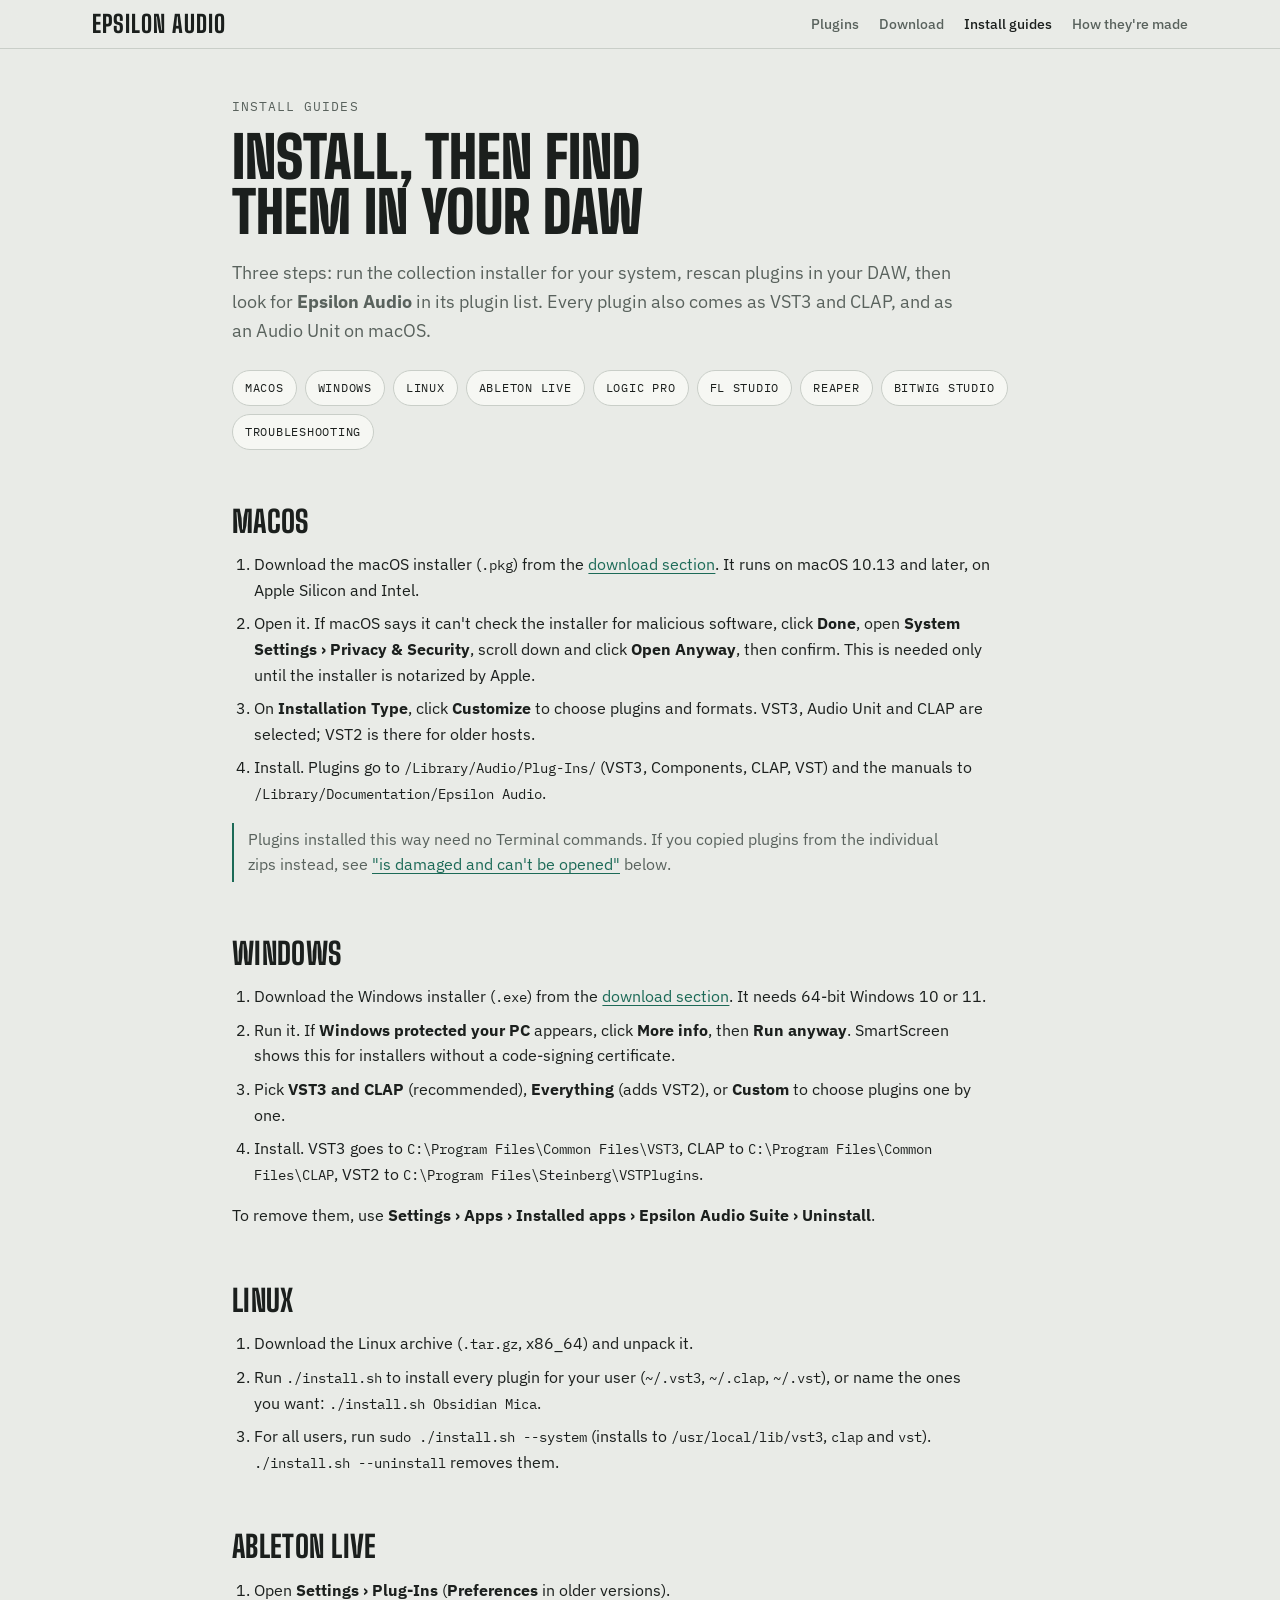
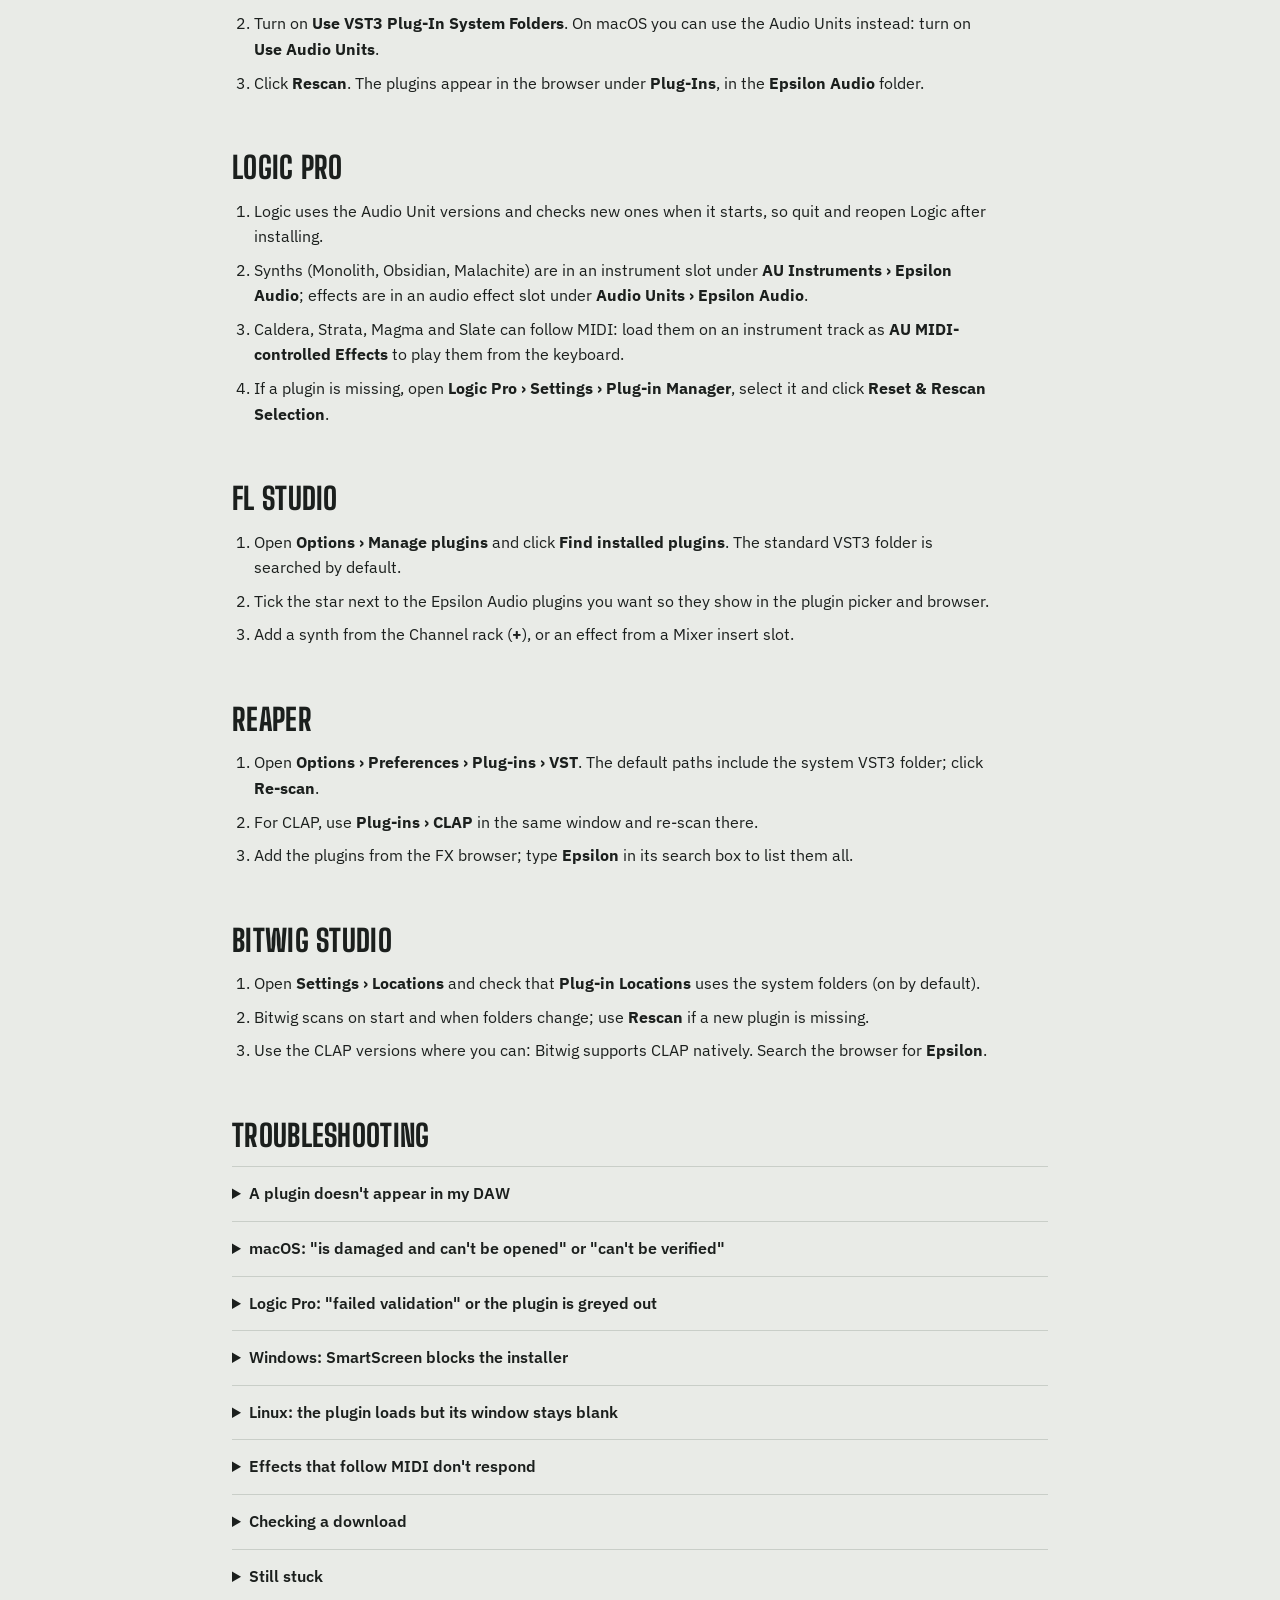
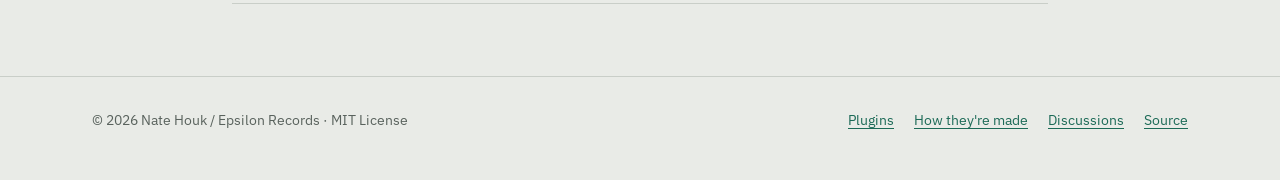
<file: site/install.html>
<!doctype html>
<html lang="en">
<head>
<meta charset="utf-8">
<meta name="viewport" content="width=device-width, initial-scale=1, viewport-fit=cover">
<meta name="color-scheme" content="light dark">
<title>Install guides · Epsilon Audio</title>
<meta name="description" content="Install the free Epsilon Audio plugins on macOS, Windows or Linux, and find them in Ableton Live, Logic Pro, FL Studio, Reaper and Bitwig Studio. Troubleshooting for plugins that don't show up.">
<link rel="canonical" href="https://plugins.epsilonrecords.com/install">
<link rel="icon" href="favicon.svg" type="image/svg+xml">
<link rel="preconnect" href="https://fonts.googleapis.com">
<link rel="preconnect" href="https://fonts.gstatic.com" crossorigin>
<link rel="stylesheet" href="https://fonts.googleapis.com/css2?family=Big+Shoulders+Display:wght@800;900&family=IBM+Plex+Mono:wght@400;500&family=IBM+Plex+Sans:wght@400;600&display=swap">
<link rel="stylesheet" href="pages.css">
<!-- Privacy-friendly analytics by Plausible -->
<script async src="https://plausible.io/js/pa-rKcAWi00KyicMzaPgNnBo.js"></script>
<script>
  window.plausible=window.plausible||function(){(plausible.q=plausible.q||[]).push(arguments)},plausible.init=plausible.init||function(i){plausible.o=i||{}};
  plausible.init()
</script>
</head>
<body>
<header class="top">
  <div class="wrap">
    <a class="brand" href="/"><b>Epsilon Audio</b></a>
    <nav class="links" aria-label="Pages">
      <a href="/#plugins" class="opt">Plugins</a>
      <a href="/#download">Download</a>
      <a href="install" aria-current="page">Install guides</a>
      <a href="made" class="opt">How they're made</a>
    </nav>
  </div>
</header>

<main>
  <div class="wrap">
    <p class="label">Install guides</p>
    <h1>Install, then find them in your DAW</h1>
    <p class="lede">Three steps: run the collection installer for your system, rescan plugins in your DAW, then look for <b>Epsilon Audio</b> in its plugin list. Every plugin also comes as VST3 and CLAP, and as an Audio Unit on macOS.</p>
    <ul class="toc">
      <li><a href="#macos">macOS</a></li><li><a href="#windows">Windows</a></li><li><a href="#linux">Linux</a></li>
      <li><a href="#live">Ableton Live</a></li><li><a href="#logic">Logic Pro</a></li><li><a href="#fl">FL Studio</a></li>
      <li><a href="#reaper">Reaper</a></li><li><a href="#bitwig">Bitwig Studio</a></li><li><a href="#trouble">Troubleshooting</a></li>
    </ul>

    <h2 id="macos">macOS</h2>
    <ol class="steps">
      <li>Download the macOS installer (<code>.pkg</code>) from the <a href="/#download">download section</a>. It runs on macOS 10.13 and later, on Apple Silicon and Intel.</li>
      <li>Open it. If macOS says it can't check the installer for malicious software, click <b>Done</b>, open <b>System Settings › Privacy &amp; Security</b>, scroll down and click <b>Open Anyway</b>, then confirm. This is needed only until the installer is notarized by Apple.</li>
      <li>On <b>Installation Type</b>, click <b>Customize</b> to choose plugins and formats. VST3, Audio Unit and CLAP are selected; VST2 is there for older hosts.</li>
      <li>Install. Plugins go to <code>/Library/Audio/Plug-Ins/</code> (VST3, Components, CLAP, VST) and the manuals to <code>/Library/Documentation/Epsilon Audio</code>.</li>
    </ol>
    <p class="note">Plugins installed this way need no Terminal commands. If you copied plugins from the individual zips instead, see <a href="#damaged">"is damaged and can't be opened"</a> below.</p>

    <h2 id="windows">Windows</h2>
    <ol class="steps">
      <li>Download the Windows installer (<code>.exe</code>) from the <a href="/#download">download section</a>. It needs 64-bit Windows 10 or 11.</li>
      <li>Run it. If <b>Windows protected your PC</b> appears, click <b>More info</b>, then <b>Run anyway</b>. SmartScreen shows this for installers without a code-signing certificate.</li>
      <li>Pick <b>VST3 and CLAP</b> (recommended), <b>Everything</b> (adds VST2), or <b>Custom</b> to choose plugins one by one.</li>
      <li>Install. VST3 goes to <code>C:\Program Files\Common Files\VST3</code>, CLAP to <code>C:\Program Files\Common Files\CLAP</code>, VST2 to <code>C:\Program Files\Steinberg\VSTPlugins</code>.</li>
    </ol>
    <p>To remove them, use <b>Settings › Apps › Installed apps › Epsilon Audio Suite › Uninstall</b>.</p>

    <h2 id="linux">Linux</h2>
    <ol class="steps">
      <li>Download the Linux archive (<code>.tar.gz</code>, x86_64) and unpack it.</li>
      <li>Run <code>./install.sh</code> to install every plugin for your user (<code>~/.vst3</code>, <code>~/.clap</code>, <code>~/.vst</code>), or name the ones you want: <code>./install.sh Obsidian Mica</code>.</li>
      <li>For all users, run <code>sudo ./install.sh --system</code> (installs to <code>/usr/local/lib/vst3</code>, <code>clap</code> and <code>vst</code>). <code>./install.sh --uninstall</code> removes them.</li>
    </ol>

    <h2 id="live">Ableton Live</h2>
    <ol class="steps">
      <li>Open <b>Settings › Plug-Ins</b> (<b>Preferences</b> in older versions).</li>
      <li>Turn on <b>Use VST3 Plug-In System Folders</b>. On macOS you can use the Audio Units instead: turn on <b>Use Audio Units</b>.</li>
      <li>Click <b>Rescan</b>. The plugins appear in the browser under <b>Plug-Ins</b>, in the <b>Epsilon Audio</b> folder.</li>
    </ol>

    <h2 id="logic">Logic Pro</h2>
    <ol class="steps">
      <li>Logic uses the Audio Unit versions and checks new ones when it starts, so quit and reopen Logic after installing.</li>
      <li>Synths (Monolith, Obsidian, Malachite) are in an instrument slot under <b>AU Instruments › Epsilon Audio</b>; effects are in an audio effect slot under <b>Audio Units › Epsilon Audio</b>.</li>
      <li>Caldera, Strata, Magma and Slate can follow MIDI: load them on an instrument track as <b>AU MIDI-controlled Effects</b> to play them from the keyboard.</li>
      <li>If a plugin is missing, open <b>Logic Pro › Settings › Plug-in Manager</b>, select it and click <b>Reset &amp; Rescan Selection</b>.</li>
    </ol>

    <h2 id="fl">FL Studio</h2>
    <ol class="steps">
      <li>Open <b>Options › Manage plugins</b> and click <b>Find installed plugins</b>. The standard VST3 folder is searched by default.</li>
      <li>Tick the star next to the Epsilon Audio plugins you want so they show in the plugin picker and browser.</li>
      <li>Add a synth from the Channel rack (<b>+</b>), or an effect from a Mixer insert slot.</li>
    </ol>

    <h2 id="reaper">Reaper</h2>
    <ol class="steps">
      <li>Open <b>Options › Preferences › Plug-ins › VST</b>. The default paths include the system VST3 folder; click <b>Re-scan</b>.</li>
      <li>For CLAP, use <b>Plug-ins › CLAP</b> in the same window and re-scan there.</li>
      <li>Add the plugins from the FX browser; type <b>Epsilon</b> in its search box to list them all.</li>
    </ol>

    <h2 id="bitwig">Bitwig Studio</h2>
    <ol class="steps">
      <li>Open <b>Settings › Locations</b> and check that <b>Plug-in Locations</b> uses the system folders (on by default).</li>
      <li>Bitwig scans on start and when folders change; use <b>Rescan</b> if a new plugin is missing.</li>
      <li>Use the CLAP versions where you can: Bitwig supports CLAP natively. Search the browser for <b>Epsilon</b>.</li>
    </ol>

    <h2 id="trouble">Troubleshooting</h2>
    <details><summary>A plugin doesn't appear in my DAW</summary>
      <p>Check that the format your DAW uses is installed (Logic needs the Audio Unit; Ableton Live needs VST3 or AU; Bitwig and Reaper can use CLAP), that the DAW scans the standard folders listed above, and rescan. 32-bit hosts can't load the plugins; they are 64-bit only.</p></details>
    <details id="damaged"><summary>macOS: "is damaged and can't be opened" or "can't be verified"</summary>
      <p>macOS quarantines plugins copied from a downloaded zip until the builds are notarized. Use the collection installer, which avoids this, or clear the flag for every Epsilon Audio plugin in Terminal:</p>
      <pre>xattr -dr com.apple.quarantine ~/Library/Audio/Plug-Ins/*/{Monolith,Caldera,Obsidian,Strata,Basalt,Gneiss,Mica,Flint,Granite,Slate,Magma,Talc,Schist,Geode,Malachite}*</pre></details>
    <details><summary>Logic Pro: "failed validation" or the plugin is greyed out</summary>
      <p>Open <b>Logic Pro › Settings › Plug-in Manager</b>, select the plugin and click <b>Reset &amp; Rescan Selection</b>. If it still fails, reinstall it with the collection installer and restart Logic.</p></details>
    <details><summary>Windows: SmartScreen blocks the installer</summary>
      <p>Click <b>More info</b>, then <b>Run anyway</b>. It appears because the installer isn't signed with a paid code-signing certificate yet. You can check the download against the published SHA-256 checksums (below).</p></details>
    <details><summary>Linux: the plugin loads but its window stays blank</summary>
      <p>The interfaces draw with OpenGL. Install your distribution's Mesa or GPU driver packages (for example <code>libgl1</code> and <code>libx11-6</code> on Debian and Ubuntu) and restart the DAW.</p></details>
    <details><summary>Effects that follow MIDI don't respond</summary>
      <p>Caldera, Strata, Magma and Slate react to MIDI for key tracking, triggered envelopes and gating. Route a MIDI track to the plugin (in Logic, load it as an AU MIDI-controlled Effect), and check that its <b>MIDI</b> button is on.</p></details>
    <details><summary>Checking a download</summary>
      <p>Every release lists <code>SHA256SUMS.txt</code>. In a terminal, in the folder with your download:</p>
      <pre>shasum -a 256 -c SHA256SUMS.txt --ignore-missing     # macOS
sha256sum -c SHA256SUMS.txt --ignore-missing         # Linux
Get-FileHash .\Epsilon-Audio-Suite-*.exe              # Windows PowerShell; compare with the file</pre></details>
    <details><summary>Still stuck</summary>
      <p>Ask in <a href="https://github.com/natehouk/epsilon-plugins/discussions">Discussions</a> with your system, DAW and its version, and which plugin and format you installed. Found a bug? <a href="https://github.com/natehouk/epsilon-plugins/issues/new">Open an issue</a>.</p></details>
  </div>
</main>

<footer>
  <div class="wrap">
    <span>© 2026 Nate Houk / Epsilon Records · MIT License</span>
    <span class="links"><a href="/">Plugins</a><a href="made">How they're made</a><a href="https://github.com/natehouk/epsilon-plugins/discussions" target="_blank" rel="noopener">Discussions</a><a href="https://github.com/natehouk/epsilon-plugins" target="_blank" rel="noopener">Source</a></span>
  </div>
</footer>
</body>
</html>
</file>
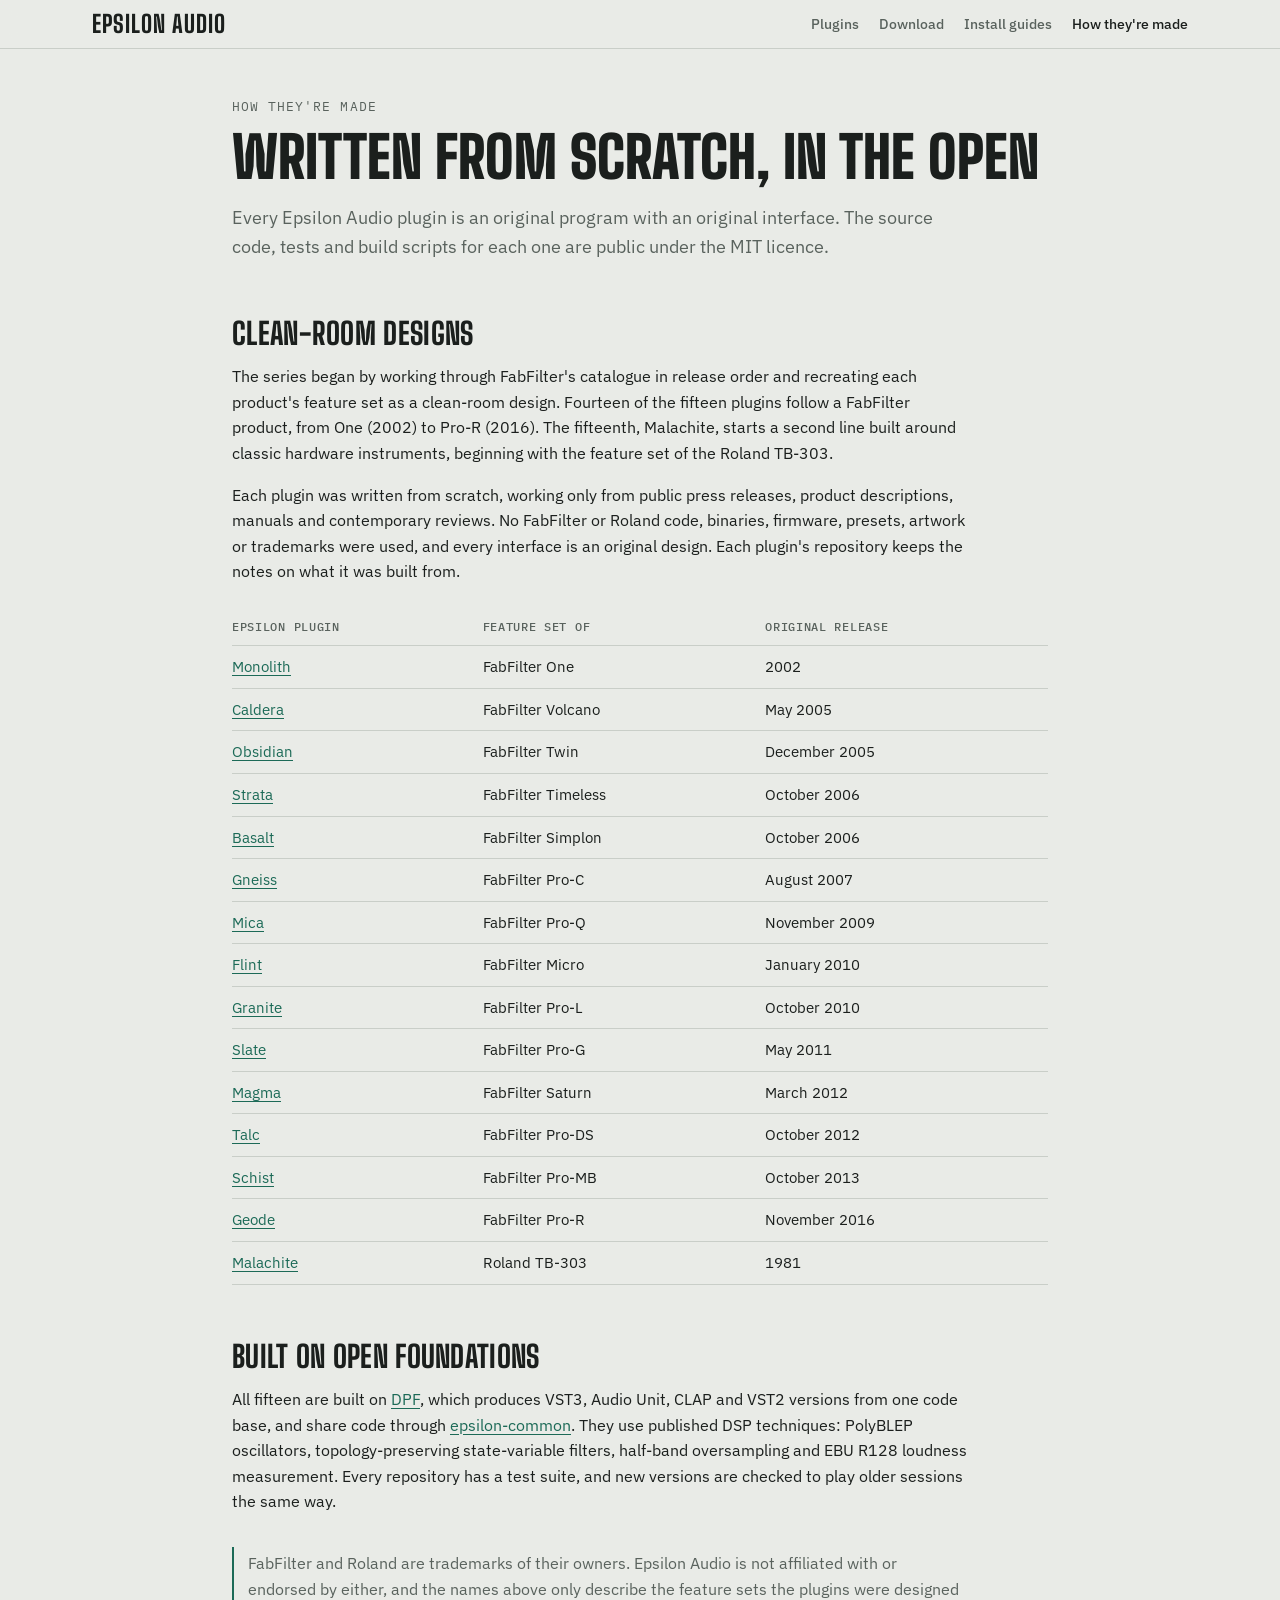
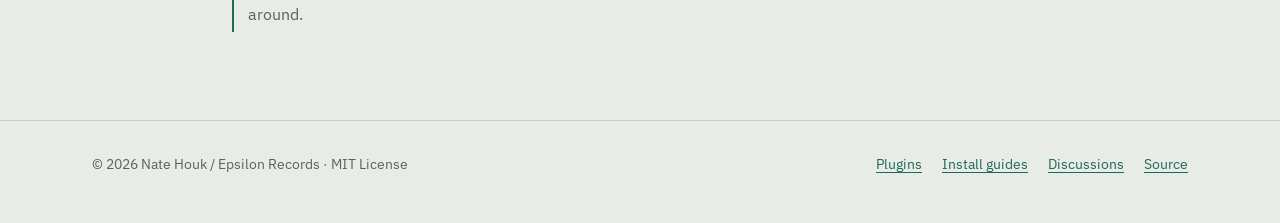
<file: site/made.html>
<!doctype html>
<html lang="en">
<head>
<meta charset="utf-8">
<meta name="viewport" content="width=device-width, initial-scale=1, viewport-fit=cover">
<meta name="color-scheme" content="light dark">
<title>How they're made · Epsilon Audio</title>
<meta name="description" content="How the Epsilon Audio plugins are made: clean-room designs written from scratch from public descriptions, with original interfaces, open source under the MIT licence.">
<link rel="canonical" href="https://plugins.epsilonrecords.com/made">
<link rel="icon" href="favicon.svg" type="image/svg+xml">
<link rel="preconnect" href="https://fonts.googleapis.com">
<link rel="preconnect" href="https://fonts.gstatic.com" crossorigin>
<link rel="stylesheet" href="https://fonts.googleapis.com/css2?family=Big+Shoulders+Display:wght@800;900&family=IBM+Plex+Mono:wght@400;500&family=IBM+Plex+Sans:wght@400;600&display=swap">
<link rel="stylesheet" href="pages.css">
<!-- Privacy-friendly analytics by Plausible -->
<script async src="https://plausible.io/js/pa-rKcAWi00KyicMzaPgNnBo.js"></script>
<script>
  window.plausible=window.plausible||function(){(plausible.q=plausible.q||[]).push(arguments)},plausible.init=plausible.init||function(i){plausible.o=i||{}};
  plausible.init()
</script>
</head>
<body>
<header class="top">
  <div class="wrap">
    <a class="brand" href="/"><b>Epsilon Audio</b></a>
    <nav class="links" aria-label="Pages">
      <a href="/#plugins" class="opt">Plugins</a>
      <a href="/#download">Download</a>
      <a href="install">Install guides</a>
      <a href="made" class="opt" aria-current="page">How they're made</a>
    </nav>
  </div>
</header>

<main>
  <div class="wrap">
    <p class="label">How they're made</p>
    <h1>Written from scratch, in the open</h1>
    <p class="lede">Every Epsilon Audio plugin is an original program with an original interface. The source code, tests and build scripts for each one are public under the MIT licence.</p>

    <h2>Clean-room designs</h2>
    <p>The series began by working through FabFilter's catalogue in release order and recreating each product's feature set as a clean-room design. Fourteen of the fifteen plugins follow a FabFilter product, from One (2002) to Pro-R (2016). The fifteenth, Malachite, starts a second line built around classic hardware instruments, beginning with the feature set of the Roland TB-303.</p>
    <p>Each plugin was written from scratch, working only from public press releases, product descriptions, manuals and contemporary reviews. No FabFilter or Roland code, binaries, firmware, presets, artwork or trademarks were used, and every interface is an original design. Each plugin's repository keeps the notes on what it was built from.</p>

    <div class="table-scroll" style="margin-top:24px">
      <table>
        <thead><tr><th>Epsilon plugin</th><th>Feature set of</th><th>Original release</th></tr></thead>
        <tbody>
          <tr><td><a href="/#monolith">Monolith</a></td><td>FabFilter One</td><td>2002</td></tr>
          <tr><td><a href="/#caldera">Caldera</a></td><td>FabFilter Volcano</td><td>May 2005</td></tr>
          <tr><td><a href="/#obsidian">Obsidian</a></td><td>FabFilter Twin</td><td>December 2005</td></tr>
          <tr><td><a href="/#strata">Strata</a></td><td>FabFilter Timeless</td><td>October 2006</td></tr>
          <tr><td><a href="/#basalt">Basalt</a></td><td>FabFilter Simplon</td><td>October 2006</td></tr>
          <tr><td><a href="/#gneiss">Gneiss</a></td><td>FabFilter Pro-C</td><td>August 2007</td></tr>
          <tr><td><a href="/#mica">Mica</a></td><td>FabFilter Pro-Q</td><td>November 2009</td></tr>
          <tr><td><a href="/#flint">Flint</a></td><td>FabFilter Micro</td><td>January 2010</td></tr>
          <tr><td><a href="/#granite">Granite</a></td><td>FabFilter Pro-L</td><td>October 2010</td></tr>
          <tr><td><a href="/#slate">Slate</a></td><td>FabFilter Pro-G</td><td>May 2011</td></tr>
          <tr><td><a href="/#magma">Magma</a></td><td>FabFilter Saturn</td><td>March 2012</td></tr>
          <tr><td><a href="/#talc">Talc</a></td><td>FabFilter Pro-DS</td><td>October 2012</td></tr>
          <tr><td><a href="/#schist">Schist</a></td><td>FabFilter Pro-MB</td><td>October 2013</td></tr>
          <tr><td><a href="/#geode">Geode</a></td><td>FabFilter Pro-R</td><td>November 2016</td></tr>
          <tr><td><a href="/#malachite">Malachite</a></td><td>Roland TB-303</td><td>1981</td></tr>
        </tbody>
      </table>
    </div>

    <h2>Built on open foundations</h2>
    <p>All fifteen are built on <a href="https://github.com/DISTRHO/DPF" target="_blank" rel="noopener">DPF</a>, which produces VST3, Audio Unit, CLAP and VST2 versions from one code base, and share code through <a href="https://github.com/natehouk/epsilon-common" target="_blank" rel="noopener">epsilon-common</a>. They use published DSP techniques: PolyBLEP oscillators, topology-preserving state-variable filters, half-band oversampling and EBU R128 loudness measurement. Every repository has a test suite, and new versions are checked to play older sessions the same way.</p>

    <p class="note" style="margin-top:32px">FabFilter and Roland are trademarks of their owners. Epsilon Audio is not affiliated with or endorsed by either, and the names above only describe the feature sets the plugins were designed around.</p>
  </div>
</main>

<footer>
  <div class="wrap">
    <span>© 2026 Nate Houk / Epsilon Records · MIT License</span>
    <span class="links"><a href="/">Plugins</a><a href="install">Install guides</a><a href="https://github.com/natehouk/epsilon-plugins/discussions" target="_blank" rel="noopener">Discussions</a><a href="https://github.com/natehouk/epsilon-plugins" target="_blank" rel="noopener">Source</a></span>
  </div>
</footer>
</body>
</html>
</file>
<file: site/pages.css>
/* Shared styles for the secondary pages (install guides, how they're made). Tokens match index.html. */
img { max-width: 100%; }
body { margin: 0; }
:root {
  --bg: #e9ebe7; --surface: #f6f7f3; --ink: #1b1f1d; --muted: #59625d; --line: #c9cec8;
  --accent: #1c6a57; --accent-ink: #f4f7f3; --code-bg: #1b1f1d; --code-fg: #dfe6e0;
  --font-display: "Big Shoulders Display", "Arial Narrow", "Roboto Condensed", Impact, sans-serif;
  --font-body: "IBM Plex Sans", "Segoe UI", Roboto, Helvetica, Arial, sans-serif;
  --font-mono: "IBM Plex Mono", ui-monospace, "SF Mono", Menlo, Consolas, monospace;
  --radius: 6px;
}
@media (prefers-color-scheme: dark) {
  :root:not([data-theme="light"]) {
    --bg: #121514; --surface: #1a1e1c; --ink: #e4e8e3; --muted: #9aa49e; --line: #2c3330;
    --accent: #5cc3a3; --accent-ink: #0d1412; --code-bg: #0b0d0c; --code-fg: #d6ded8; color-scheme: dark;
  }
}
:root[data-theme="dark"] {
  --bg: #121514; --surface: #1a1e1c; --ink: #e4e8e3; --muted: #9aa49e; --line: #2c3330;
  --accent: #5cc3a3; --accent-ink: #0d1412; --code-bg: #0b0d0c; --code-fg: #d6ded8; color-scheme: dark;
}
* { box-sizing: border-box; }
body { background: var(--bg); color: var(--ink); font-family: var(--font-body); font-size: 1rem; line-height: 1.6; -webkit-font-smoothing: antialiased; }
.wrap { max-width: 880px; margin: 0 auto; padding-inline: max(16px, env(safe-area-inset-left, 0px)); }
@media (min-width: 720px) { .wrap { padding-inline: 32px; } }
a { color: var(--accent); text-underline-offset: 3px; }
a:focus-visible, button:focus-visible, summary:focus-visible { outline: 2px solid var(--accent); outline-offset: 3px; border-radius: 3px; }
header.top { border-bottom: 1px solid var(--line); position: sticky; top: 0; z-index: 5; background: color-mix(in srgb, var(--bg) 90%, transparent); backdrop-filter: blur(8px); -webkit-backdrop-filter: blur(8px); }
header.top .wrap { display: flex; align-items: center; gap: 24px; padding-block: 12px; max-width: 1160px; }
.brand { display: flex; align-items: baseline; gap: 10px; text-decoration: none; color: var(--ink); }
.brand b { font-family: var(--font-display); font-weight: 800; font-size: 1.5rem; letter-spacing: 0.04em; text-transform: uppercase; line-height: 1; }
nav.links { margin-left: auto; display: flex; gap: 20px; flex-wrap: wrap; }
nav.links a { color: var(--muted); text-decoration: none; font-size: 0.9rem; font-weight: 500; }
nav.links a:hover, nav.links a[aria-current] { color: var(--ink); }
@media (max-width: 640px) { nav.links .opt { display: none; } }
@media (max-width: 640px) { .brand b { font-size: 1.2rem; white-space: nowrap; } nav.links { gap: 14px; flex-wrap: nowrap; } nav.links a { white-space: nowrap; font-size: 0.85rem; } }

main { padding-block: 48px 72px; }
.label { font-family: var(--font-mono); font-size: 0.8125rem; letter-spacing: 0.08em; text-transform: uppercase; color: var(--muted); margin: 0; }
h1 { font-family: var(--font-display); font-weight: 900; text-transform: uppercase; font-size: clamp(2.4rem, 6vw, 3.6rem); line-height: 0.95; margin: 12px 0 16px; text-wrap: balance; }
h2 { font-family: var(--font-display); font-weight: 800; text-transform: uppercase; font-size: 1.9rem; line-height: 1; margin: 56px 0 16px; letter-spacing: 0.01em; scroll-margin-top: 80px; }
h3 { font-size: 1.05rem; margin: 28px 0 8px; scroll-margin-top: 80px; }
p, li { max-width: 46rem; }
.lede { font-size: 1.15rem; color: var(--muted); }
.toc { display: flex; flex-wrap: wrap; gap: 8px; margin: 24px 0 0; padding: 0; list-style: none; }
.toc a { display: inline-block; font-family: var(--font-mono); font-size: 0.78rem; letter-spacing: 0.06em; text-transform: uppercase; text-decoration: none;
  border: 1px solid var(--line); background: var(--surface); color: var(--ink); padding: 7px 12px; border-radius: 999px; }
.toc a:hover { border-color: var(--accent); }
ol.steps { padding-left: 1.4em; }
ol.steps li { margin-bottom: 8px; }
code, kbd { font-family: var(--font-mono); font-size: 0.88em; overflow-wrap: anywhere; }
kbd { border: 1px solid var(--line); border-bottom-width: 2px; border-radius: 4px; padding: 0 5px; background: var(--surface); }
pre { background: var(--code-bg); color: var(--code-fg); border-radius: var(--radius); padding: 14px 16px; overflow-x: auto; font-size: 0.85rem; }
.note { border-left: 2px solid var(--accent); padding: 4px 0 4px 14px; color: var(--muted); }
.note b { color: var(--ink); }
.table-scroll { overflow-x: auto; }
table { width: 100%; border-collapse: collapse; font-size: 0.92rem; }
th, td { text-align: left; padding: 9px 12px 9px 0; border-bottom: 1px solid var(--line); vertical-align: top; }
th { font-family: var(--font-mono); font-weight: 500; font-size: 0.72rem; text-transform: uppercase; letter-spacing: 0.06em; color: var(--muted); }
details { border-bottom: 1px solid var(--line); padding: 4px 0; }
details:first-of-type { border-top: 1px solid var(--line); }
summary { cursor: pointer; font-weight: 600; padding: 10px 0; }
details > *:not(summary) { margin-left: 0; }
details[open] { padding-bottom: 14px; }
footer { border-top: 1px solid var(--line); padding-block: 32px 48px; color: var(--muted); font-size: 0.88rem; }
footer .wrap { display: flex; flex-wrap: wrap; gap: 16px 32px; justify-content: space-between; max-width: 1160px; }
footer .links { display: flex; gap: 20px; flex-wrap: wrap; }
</file>
